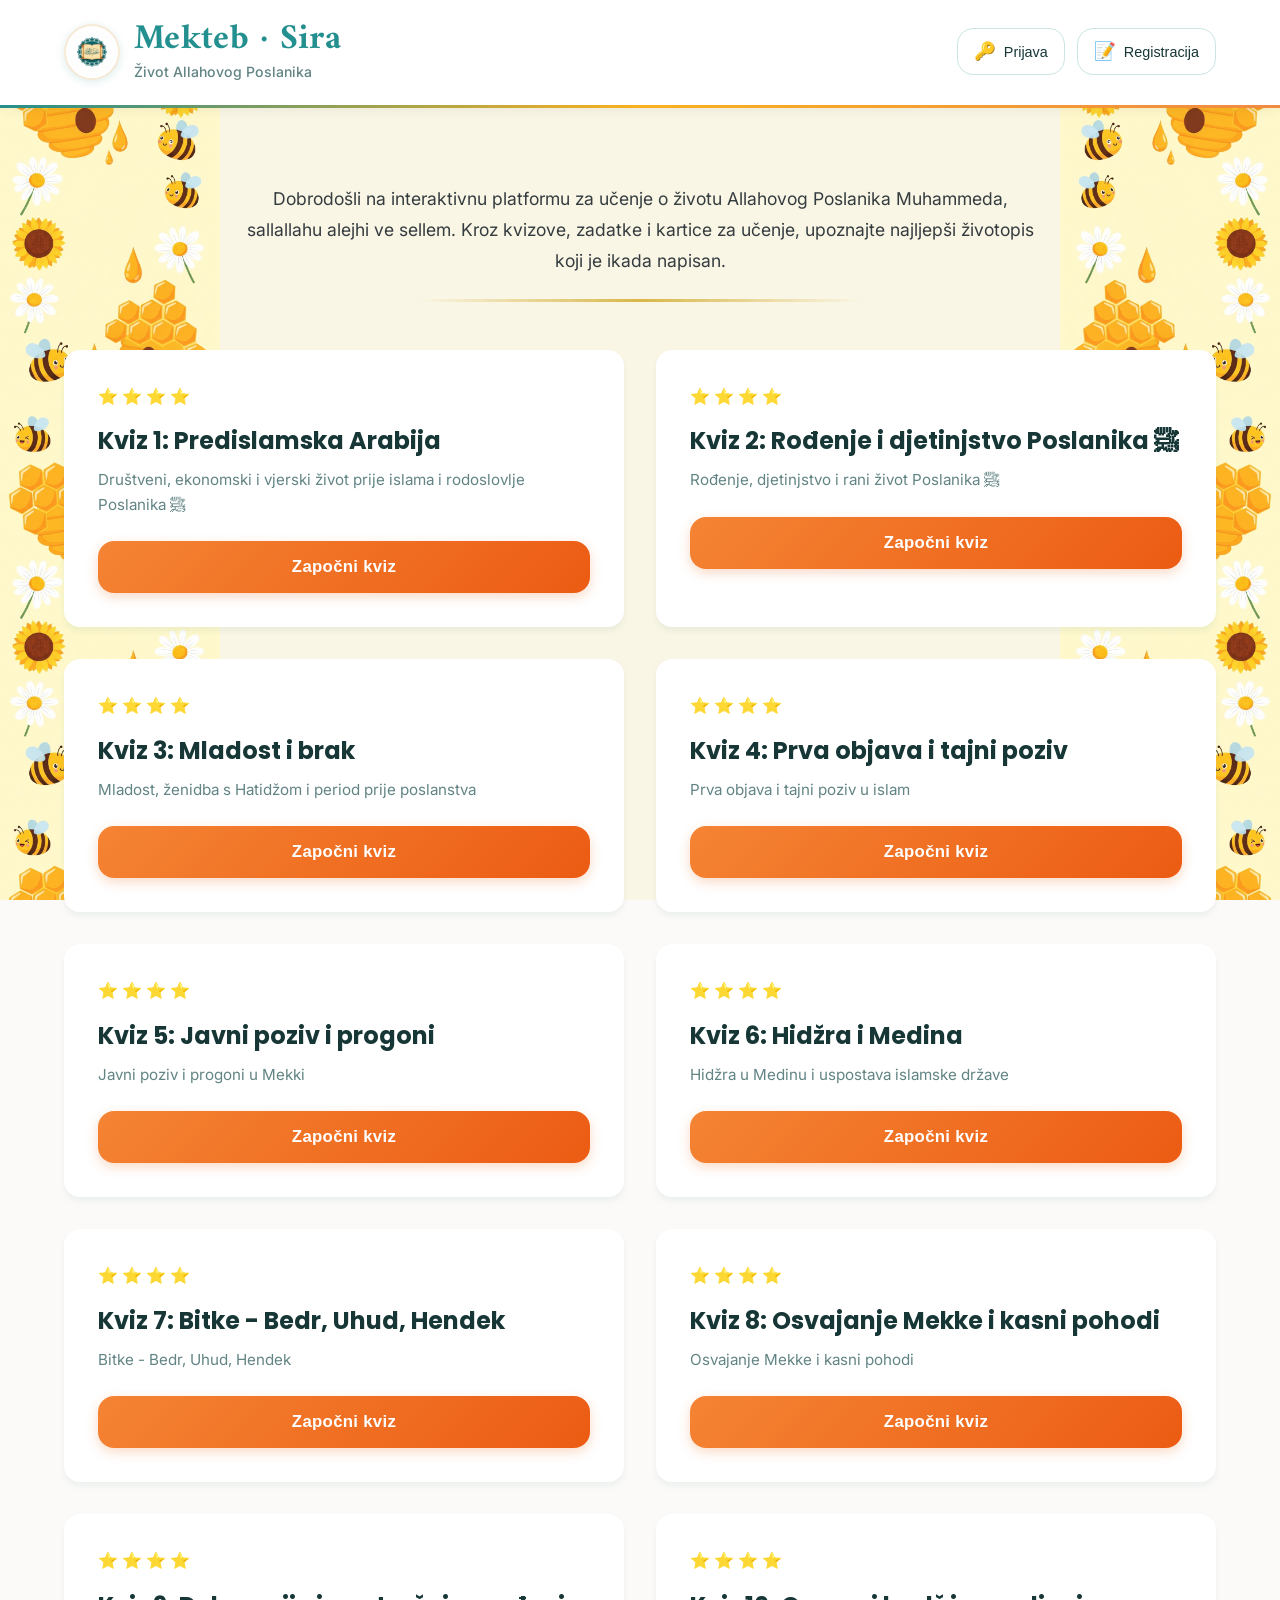
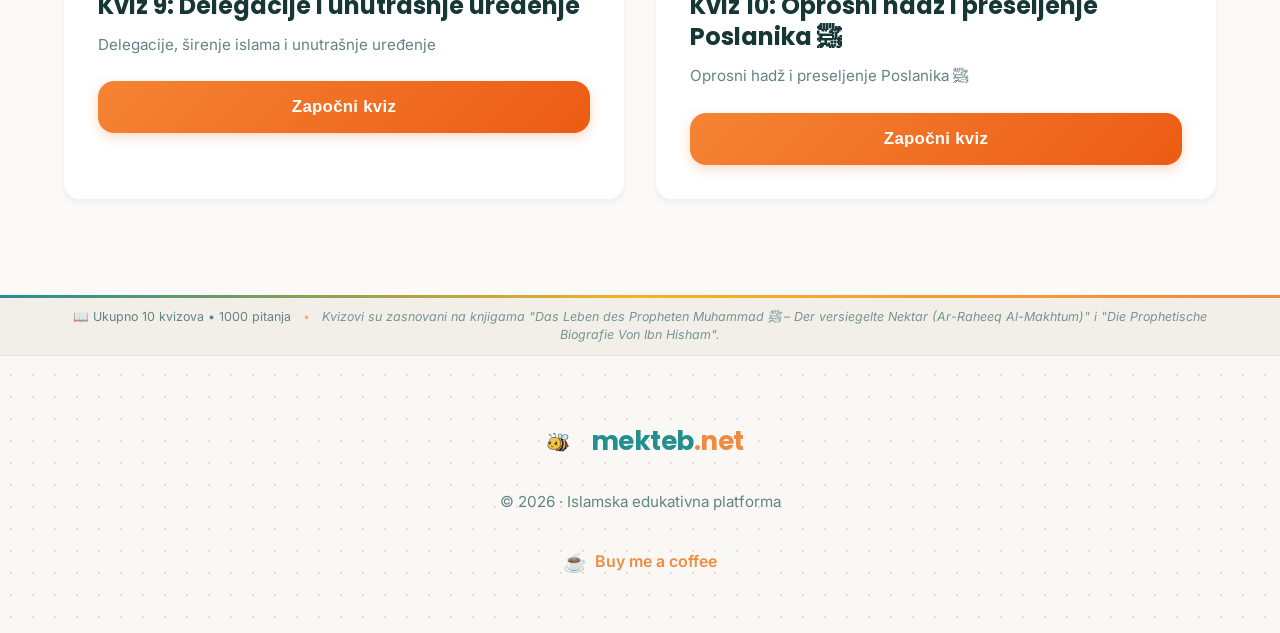
<file: index.html>
<!DOCTYPE html>
<html lang="bs">
<head>
    <meta charset="UTF-8">
    <meta name="viewport" content="width=device-width, initial-scale=1.0">
    <title>Poslanikova sira - Život Allahovog Poslanika</title>
    <meta name="description" content="Interaktivni kvizovi i kartice za učenje o životu Allahovog Poslanika, sallallahu alejhi ve sellem">
    <link rel="stylesheet" href="css/style.css">
    <link rel="preconnect" href="https://fonts.googleapis.com">
    <link rel="preconnect" href="https://fonts.gstatic.com" crossorigin>
    <link href="https://fonts.googleapis.com/css2?family=Amiri:wght@400;700&family=Inter:wght@400;500;600;700&family=Poppins:wght@600;700;800&display=swap" rel="stylesheet">
<script async src="https://www.googletagmanager.com/gtag/js?id=G-P10X0MRPDG"></script>
<script>
  window.dataLayer = window.dataLayer || [];
  function gtag(){dataLayer.push(arguments);}
  gtag("js", new Date());
  gtag("config", "G-P10X0MRPDG");
</script>
</head>
<body>
    <div class="background-pattern"></div>
    
    <!-- Header -->
    <header class="header">
        <div class="container">
            <div class="header-content">
                <div class="logo">
                    <div class="logo-icon">
                        <img src="images/logo_sira.png" alt="Logo" class="logo-img">
                    </div>
                    <div class="logo-text">
                        <!-- Site title is now translatable -->
                        <h1 data-translate="siteTitle"><span style="color: var(--primary); font-weight: 800;">Mekteb</span> <span style="color: var(--text-light); font-weight: 400; margin: 0 0.2rem;">·</span> Sira</h1>
                        <p class="subtitle" data-translate="siteSubtitle">Život Allahovog Poslanika, s.a.v.s.</p>
                    </div>
                </div>
                <nav class="nav">
                    <div class="auth-nav" id="authNav" style="display: none;">
                        <button class="nav-btn" onclick="window.location.href='login.html?mode=login'">
                            <span class="icon">🔑</span>
                            <span data-translate="login">Prijava</span>
                        </button>
                        <button class="nav-btn" onclick="window.location.href='login.html?mode=register'">
                            <span class="icon">📝</span>
                            <span data-translate="register">Registracija</span>
                        </button>
                    </div>
                    <div class="user-info" id="userInfo" style="display: none;">
                        <span class="user-icon">👤</span>
                        <span class="user-name" id="userName">Korisnik</span>
                        <span class="user-points" id="userPoints">0 bodova</span>
                    </div>
                    <button class="nav-btn" id="statsBtn" data-page="stats">
                        <span class="icon">📊</span>
                        <span data-translate="statistics">Statistika</span>
                    </button>
                    <button class="nav-btn" id="flashcardsBtn" data-page="flashcards">
                        <span class="icon">🎴</span>
                        <span data-translate="flashcardsNav">Kartice</span>
                    </button>
                    <button class="nav-btn admin-only" id="adminBtn" style="display: none;">
                        <span class="icon">⚙️</span>
                        <span>Admin</span>
                    </button>
                    <button class="nav-btn logout-btn" id="logoutBtn">
                        <span class="icon">🚪</span>
                        <span data-translate="logout">Odjava</span>
                    </button>
                </nav>
            </div>
        </div>
    </header>

    <!-- Main Content -->
    <main class="main-content">
        <div class="container">
            
            <!-- Welcome Section -->
            <section class="welcome-section">
  <div class="welcome-centered">
    <p class="welcome-lead" data-translate="welcomeText">
      Dobrodošli na interaktivnu platformu za učenje o životu Allahovog Poslanika Muhammeda, sallallahu alejhi ve sellem.
      <br>
      Kroz kvizove i kartice za učenje upoznajte najljepši životopis koji je ikada napisan.
    </p>
    <div class="welcome-divider"></div>
  </div>
</section>

            <!-- Quizzes Section -->
            <section class="quizzes-section">                
                <div class="quizzes-grid">
                    
                    <!-- Kviz 1 -->
                    <div class="quiz-card" data-quiz="kviz1">
                        <div class="quiz-header">
                            <div class="quiz-difficulty">
                                <span class="star">⭐</span>
                                <span class="star">⭐</span>
                                <span class="star">⭐</span>
                                <span class="star">⭐</span>
                            </div>
                        </div>
                        <h3 class="quiz-title" data-translate="quiz1Title"></h3>
                        <p class="quiz-description" data-translate="quiz1Desc"></p>
                        <button class="start-quiz-btn" data-quiz-id="kviz1" data-translate="startQuiz">Započni kviz</button>
                    </div>

                    <!-- Kviz 2 -->
                    <div class="quiz-card" data-quiz="kviz2">
                        <div class="quiz-header">
                            <div class="quiz-difficulty">
                                <span class="star">⭐</span>
                                <span class="star">⭐</span>
                                <span class="star">⭐</span>
                                <span class="star">⭐</span>
                            </div>
                        </div>
                        <h3 class="quiz-title" data-translate="quiz2Title"></h3>
                        <p class="quiz-description" data-translate="quiz2Desc"></p>
                        <button class="start-quiz-btn" data-quiz-id="kviz2" data-translate="startQuiz">Započni kviz</button>
                    </div>

                    <!-- Kviz 3 -->
                    <div class="quiz-card" data-quiz="kviz3">
                        <div class="quiz-header">
                            <div class="quiz-difficulty">
                                <span class="star">⭐</span>
                                <span class="star">⭐</span>
                                <span class="star">⭐</span>
                                <span class="star">⭐</span>
                            </div>
                        </div>
                        <h3 class="quiz-title" data-translate="quiz3Title"></h3>
                        <p class="quiz-description" data-translate="quiz3Desc"></p>
                        <button class="start-quiz-btn" data-quiz-id="kviz3" data-translate="startQuiz">Započni kviz</button>
                    </div>

                    <!-- Kviz 4 -->
                    <div class="quiz-card" data-quiz="kviz4">
                        <div class="quiz-header">
                            <div class="quiz-difficulty">
                                <span class="star">⭐</span>
                                <span class="star">⭐</span>
                                <span class="star">⭐</span>
                                <span class="star">⭐</span>
                            </div>
                        </div>
                        <h3 class="quiz-title" data-translate="quiz4Title"></h3>
                        <p class="quiz-description" data-translate="quiz4Desc"></p>
                        <button class="start-quiz-btn" data-quiz-id="kviz4" data-translate="startQuiz">Započni kviz</button>
                    </div>

                    <!-- Kviz 5 -->
                    <div class="quiz-card" data-quiz="kviz5">
                        <div class="quiz-header">
                            <div class="quiz-difficulty">
                                <span class="star">⭐</span>
                                <span class="star">⭐</span>
                                <span class="star">⭐</span>
                                <span class="star">⭐</span>
                            </div>
                        </div>
                        <h3 class="quiz-title" data-translate="quiz5Title"></h3>
                        <p class="quiz-description" data-translate="quiz5Desc"></p>
                        <button class="start-quiz-btn" data-quiz-id="kviz5" data-translate="startQuiz">Započni kviz</button>
                    </div>

                    <!-- Kviz 6 -->
                    <div class="quiz-card" data-quiz="kviz6">
                        <div class="quiz-header">
                            <div class="quiz-difficulty">
                                <span class="star">⭐</span>
                                <span class="star">⭐</span>
                                <span class="star">⭐</span>
                                <span class="star">⭐</span>
                            </div>
                        </div>
                        <h3 class="quiz-title" data-translate="quiz6Title"></h3>
                        <p class="quiz-description" data-translate="quiz6Desc"></p>
                        <button class="start-quiz-btn" data-quiz-id="kviz6" data-translate="startQuiz">Započni kviz</button>
                    </div>

                    <!-- Kviz 7 -->
                    <div class="quiz-card" data-quiz="kviz7">
                        <div class="quiz-header">
                            <!-- icon removed -->
                            <div class="quiz-difficulty">
                                <span class="star">⭐</span>
                                <span class="star">⭐</span>
                                <span class="star">⭐</span>
                                <span class="star">⭐</span>
                            </div>
                        </div>
                        <h3 class="quiz-title" data-translate="quiz7Title"></h3>
                        <p class="quiz-description" data-translate="quiz7Desc"></p>
                        <button class="start-quiz-btn" data-quiz-id="kviz7" data-translate="startQuiz">Započni kviz</button>
                    </div>

                    <!-- Kviz 8 -->
                    <div class="quiz-card" data-quiz="kviz8">
                        <div class="quiz-header">
                            <!-- icon removed -->
                            <div class="quiz-difficulty">
                                <span class="star">⭐</span>
                                <span class="star">⭐</span>
                                <span class="star">⭐</span>
                                <span class="star">⭐</span>
                            </div>
                        </div>
                        <h3 class="quiz-title" data-translate="quiz8Title"></h3>
                        <p class="quiz-description" data-translate="quiz8Desc"></p>
                        <button class="start-quiz-btn" data-quiz-id="kviz8" data-translate="startQuiz">Započni kviz</button>
                    </div>

                    <!-- Kviz 9 -->
                    <div class="quiz-card" data-quiz="kviz9">
                        <div class="quiz-header">
                            <!-- icon removed -->
                            <div class="quiz-difficulty">
                                <span class="star">⭐</span>
                                <span class="star">⭐</span>
                                <span class="star">⭐</span>
                                <span class="star">⭐</span>
                            </div>
                        </div>
                        <h3 class="quiz-title" data-translate="quiz9Title"></h3>
                        <p class="quiz-description" data-translate="quiz9Desc"></p>
                        <button class="start-quiz-btn" data-quiz-id="kviz9" data-translate="startQuiz">Započni kviz</button>
                    </div>

                    <!-- Kviz 10 -->
                    <div class="quiz-card" data-quiz="kviz10">
                        <div class="quiz-header">
                            <!-- icon removed -->
                            <div class="quiz-difficulty">
                                <span class="star">⭐</span>
                                <span class="star">⭐</span>
                                <span class="star">⭐</span>
                                <span class="star">⭐</span>
                            </div>
                        </div>
                        <h3 class="quiz-title" data-translate="quiz10Title"></h3>
                        <p class="quiz-description" data-translate="quiz10Desc"></p>
                        <button class="start-quiz-btn" data-quiz-id="kviz10" data-translate="startQuiz">Započni kviz</button>
                    </div>

                </div>
            </section>

        </div>
    </main>

    <!-- Footer (mekteb.net minimalistički stil) -->
    <footer class="footer">
        <!-- Diskretna traka na vrhu sa info o izvorima -->
        <div class="footer-meta">
            <div class="container">
                <span class="footer-meta-item" data-translate="totalQuizzesInfo">Ukupno 10 kvizova • 1000 pitanja</span>
                <span class="footer-meta-sep">•</span>
                <span class="footer-meta-item footer-sources" data-translate="basedOnWorks">Kvizovi su zasnovani na knjigama "Das Leben des Propheten Muhammad ﷺ – Der versiegelte Nektar (Ar-Raheeq Al-Makhtum)" i "Die Prophetische Biografie Von Ibn Hisham".</span>
            </div>
        </div>

        <div class="container">
            <div class="footer-minimal">
                <a href="https://www.mekteb.net" target="_blank" rel="noopener" class="footer-brand">
                    <img src="images/mekteb_bee.png" alt="" class="footer-bee">
                    <span class="footer-brand-name">mekteb<span class="footer-brand-accent">.net</span></span>
                </a>
                <p class="footer-copyright">© 2026 · <span data-translate="footerTagline">Islamska edukativna platforma</span></p>
                <a href="https://www.buymeacoffee.com/mekteb" target="_blank" rel="noopener" class="footer-coffee-link">
                    <span class="coffee-icon">☕</span>
                    <span data-translate="buyMeCoffee">Buy me a coffee</span>
                </a>
            </div>
        </div>
    </footer>

    <!-- Statistics Modal -->
    <div class="modal" id="statsModal" style="display:none">
        <div class="modal-content">
            <div class="modal-header">
                <h2 data-translate="yourStatistics">📊 Vaša statistika</h2>
                <button class="close-modal" data-modal="statsModal">×</button>
            </div>
            <div class="modal-body">
                <div class="stats-grid">
                    <div class="stat-card">
                        <span class="stat-icon">⭐</span>
                        <span class="stat-value" id="totalPoints">0</span>
                        <span class="stat-label" data-translate="totalPointsLabel">Ukupno bodova</span>
                    </div>
                    <div class="stat-card">
                        <span class="stat-icon">✅</span>
                        <span class="stat-value" id="totalCorrect">0</span>
                        <span class="stat-label" data-translate="totalCorrectLabel">Tačnih odgovora</span>
                    </div>
                    <div class="stat-card">
                        <span class="stat-icon">❌</span>
                        <span class="stat-value" id="totalWrong">0</span>
                        <span class="stat-label" data-translate="totalWrongLabel">Netačnih odgovora</span>
                    </div>
                    <div class="stat-card">
                        <span class="stat-icon">📝</span>
                        <span class="stat-value" id="quizzesTaken">0</span>
                        <span class="stat-label" data-translate="quizzesTakenLabel">Završenih kvizova</span>
                    </div>
                </div>
                <div class="progress-section">
                    <h3 data-translate="quizHistoryTitle">Istorija kvizova</h3>
                    <div id="quizHistory"></div>
                </div>
            </div>
        </div>
    </div>

    <script src="js/translations.js"></script>
    <script src="js/auth.js"></script>
    <script src="js/app.js"></script>
    <script>
        // Apply translations on page load
        document.addEventListener('DOMContentLoaded', function () {
            if (typeof applyTranslations === 'function') {
                applyTranslations();
            }
        });
    </script>
</body>
</html>
</file>
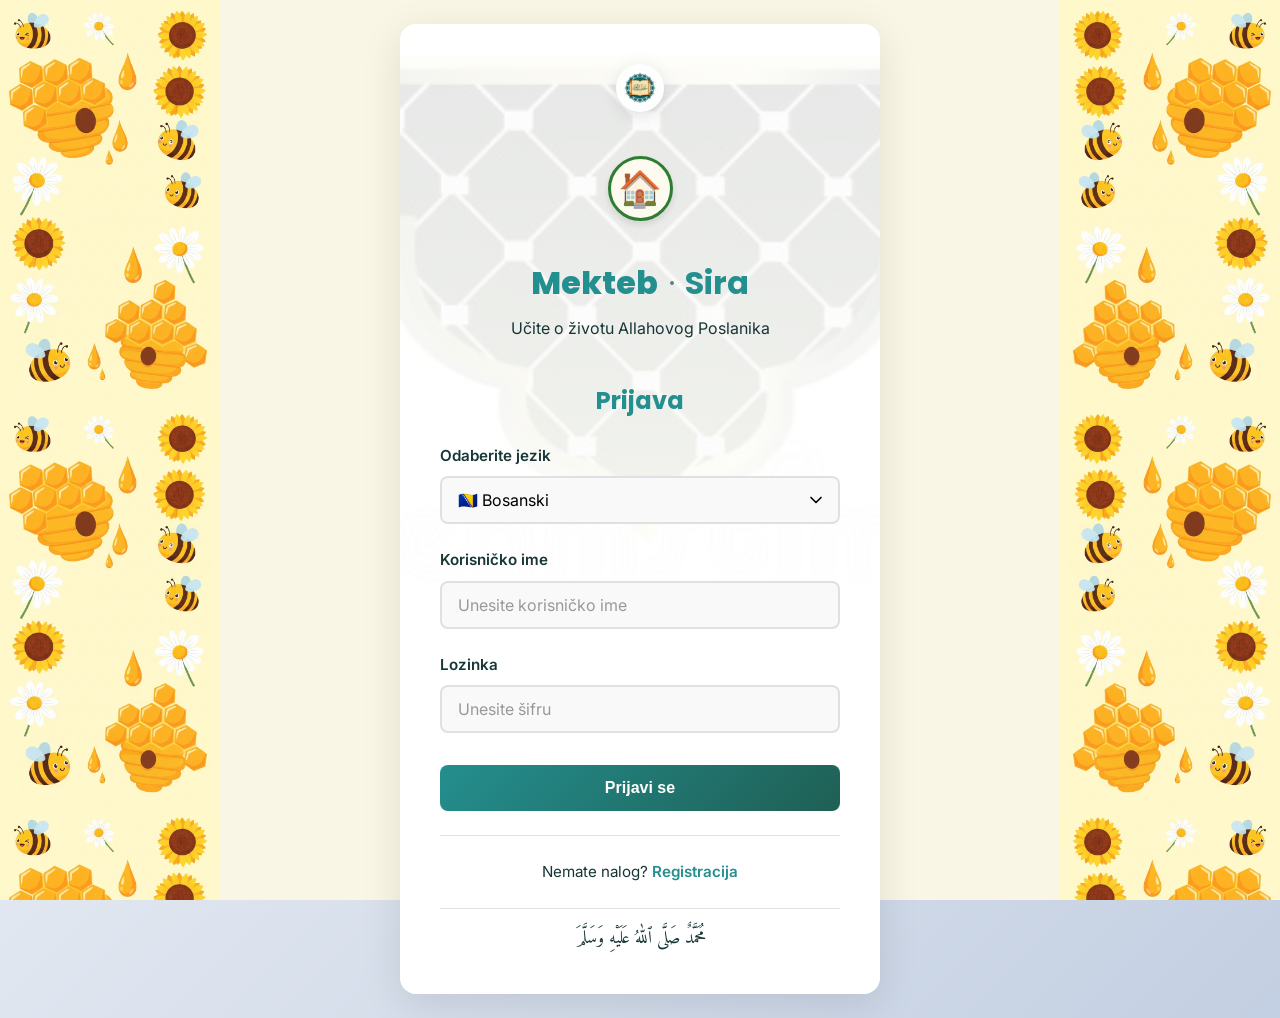
<file: flashcards.html>
<!DOCTYPE html>
<html lang="bs">
<head>
    <meta charset="UTF-8">
    <meta name="viewport" content="width=device-width, initial-scale=1.0">
    <title>Flashcards | Poslanikova sira</title>
    <link rel="stylesheet" href="css/style.css">
    <link rel="stylesheet" href="css/flashcards.css">
    <link rel="preconnect" href="https://fonts.googleapis.com">
    <link rel="preconnect" href="https://fonts.gstatic.com" crossorigin>
    <link href="https://fonts.googleapis.com/css2?family=Amiri:wght@400;700&family=Inter:wght@400;500;600;700&family=Poppins:wght@600;700;800&display=swap" rel="stylesheet">
<script async src="https://www.googletagmanager.com/gtag/js?id=G-P10X0MRPDG"></script>
<script>
  window.dataLayer = window.dataLayer || [];
  function gtag(){dataLayer.push(arguments);}
  gtag("js", new Date());
  gtag("config", "G-P10X0MRPDG");
</script>
</head>
<body class="flashcards-page">
    <div class="background-pattern"></div>
    <!-- Header copied from index for consistency -->
    <header class="header">
        <div class="container">
            <div class="header-content">
                <!-- Wrap logo in a link to return home -->
                <a href="index.html" class="logo" style="text-decoration: none; color: inherit;">
                    <div class="logo-icon">
                        <!-- Use the same logo image as index -->
                        <img src="images/logo_sira.png" alt="Logo">
                    </div>
                    <div class="logo-text">
                        <!-- Site title is now translatable -->
                        <h1 data-translate="siteTitle"><span style="color: var(--primary); font-weight: 800;">Mekteb</span> <span style="color: var(--text-light); font-weight: 400; margin: 0 0.2rem;">·</span> Sira</h1>
                        <p class="subtitle" data-translate="siteSubtitle">Život Allahovog Poslanika</p>
                    </div>
                </a>
                <nav class="nav">
                    <div class="user-info" id="userInfo">
                        <span class="user-icon">👤</span>
                        <span class="user-name" id="userName">Gost</span>
                        <span class="user-points" id="userPoints"></span>
                    </div>
                    <button class="nav-btn" data-page="stats">
                        <span class="icon">📊</span>
                        <span data-translate="statistics">Statistika</span>
                    </button>
                    <button class="nav-btn" data-page="flashcards">
                        <span class="icon">🎴</span>
                        <span data-translate="flashcardsNav">Kartice</span>
                    </button>
                    <button class="nav-btn logout-btn" id="logoutBtn">
                        <span class="icon">🚪</span>
                        <span data-translate="logout">Odjava</span>
                    </button>
                </nav>
            </div>
        </div>
    </header>

    <main class="main-content">
        <div class="container">
            <!-- Categories View -->
            <section id="categoriesView">
                <h2 data-translate="flashcardsHeading">Kartice za učenje</h2>
                <p data-translate="selectCategory">Odaberite kviz</p>
                <div id="categoriesGrid" class="categories-grid"></div>
            </section>
            <!-- Flashcards View -->
            <section id="flashcardsView" style="display:none;">
                <!-- Flashcard header: shows current quiz name and known/unknown counts -->
                <div id="flashcardHeader" class="flashcard-header">
                    <h3 id="currentQuizName"></h3>
                    <p id="knownUnknownCounts"></p>
                </div>
                <div id="flashcardProgress" class="flashcard-progress"></div>
                <div class="progress-container">
                    <div id="flashcardProgressBar" class="progress-bar"></div>
                </div>
                <div id="flashcard" class="flashcard"></div>
                <div id="flashcardActions" class="actions">
                    <button id="knownBtn"></button>
                    <button id="unknownBtn"></button>
                </div>
                <div id="flashcardResults"></div>
            </section>
        </div>
    </main>
    <!-- Footer (mekteb.net minimalistički stil) -->
    <footer class="footer">
        <!-- Diskretna traka na vrhu sa info o izvorima -->
        <div class="footer-meta">
            <div class="container">
                <span class="footer-meta-item" data-translate="totalQuizzesInfo">Ukupno 10 kvizova • 1000 pitanja</span>
                <span class="footer-meta-sep">•</span>
                <span class="footer-meta-item footer-sources" data-translate="basedOnWorks">Kvizovi su zasnovani na knjigama "Das Leben des Propheten Muhammad ﷺ – Der versiegelte Nektar (Ar-Raheeq Al-Makhtum)" i "Die Prophetische Biografie Von Ibn Hisham".</span>
            </div>
        </div>

        <div class="container">
            <div class="footer-minimal">
                <a href="https://www.mekteb.net" target="_blank" rel="noopener" class="footer-brand">
                    <img src="images/mekteb_bee.png" alt="" class="footer-bee">
                    <span class="footer-brand-name">mekteb<span class="footer-brand-accent">.net</span></span>
                </a>
                <p class="footer-copyright">© 2026 · <span data-translate="footerTagline">Islamska edukativna platforma</span></p>
                <a href="https://www.buymeacoffee.com/mekteb" target="_blank" rel="noopener" class="footer-coffee-link">
                    <span class="coffee-icon">☕</span>
                    <span data-translate="buyMeCoffee">Buy me a coffee</span>
                </a>
            </div>
        </div>
    </footer>

    <script src="js/translations.js"></script>
    <script src="js/auth.js"></script>
    <script src="js/flashcards.js"></script>
    <script src="js/app.js"></script>
    <script>
        document.addEventListener('DOMContentLoaded', function () {
            // Update user info in header
            const currentUser = JSON.parse(localStorage.getItem('currentUser') || '{}');
            const userNameEl = document.getElementById('userName');
            const userPointsEl = document.getElementById('userPoints');
            if (currentUser.username) {
                userNameEl.textContent = currentUser.username;
            }
            if (currentUser.points !== undefined) {
                userPointsEl.textContent = `${currentUser.points} ${getUserLanguage() === 'de' ? 'Punkte' : 'Bodova'}`;
            }
            if (typeof applyTranslations === 'function') {
                applyTranslations();
            }
        });
    </script>
</body>
</html>
</file>
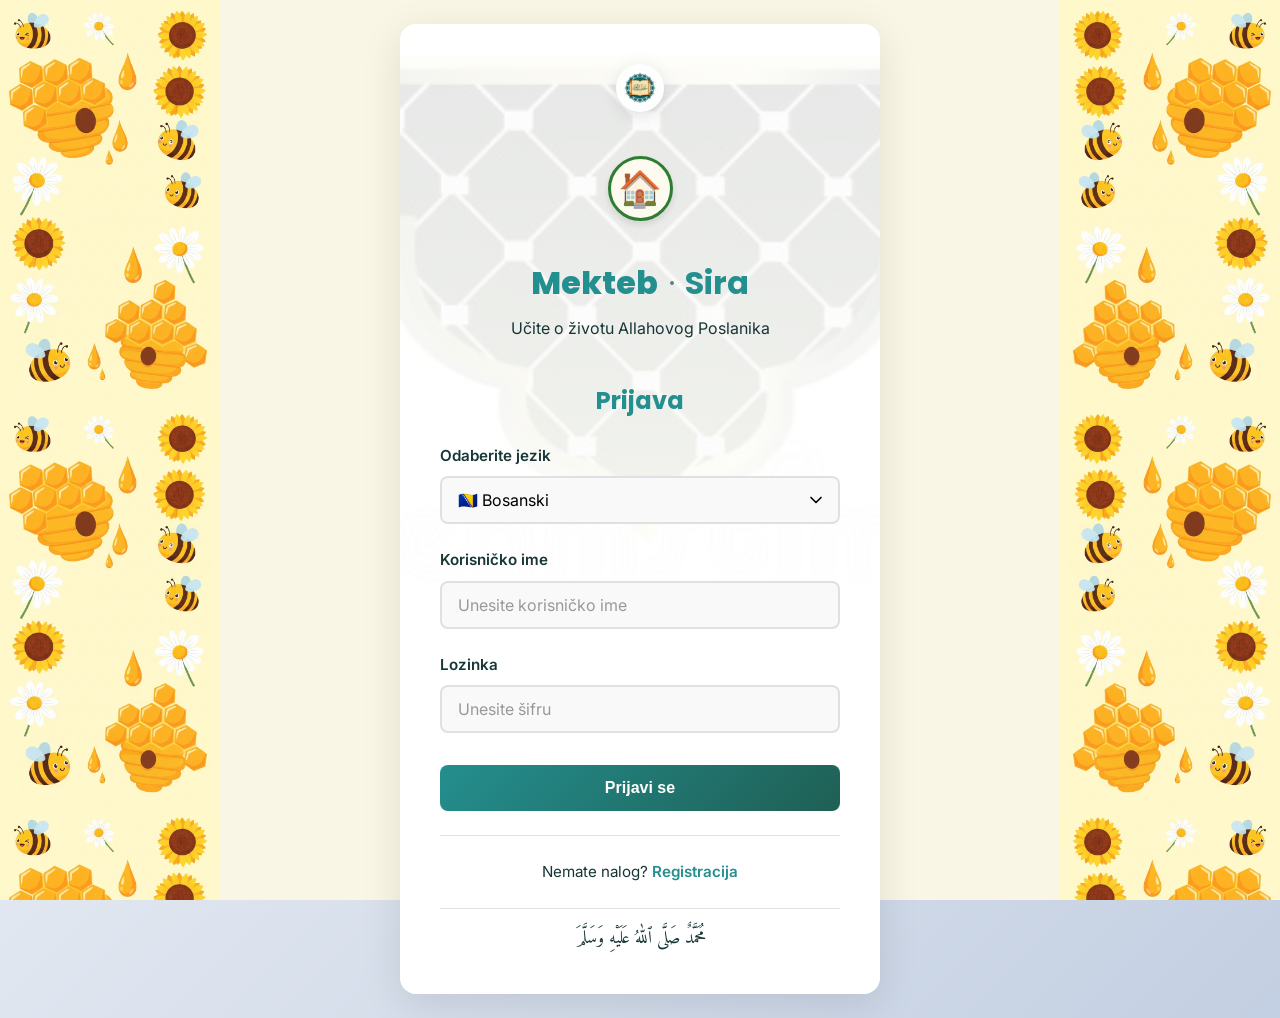
<file: login.html>
<!DOCTYPE html>
<html lang="bs">
<head>
    <meta charset="UTF-8">
    <meta name="viewport" content="width=device-width, initial-scale=1.0">
    <title>Prijava | Poslanikova sira</title>
    <link rel="stylesheet" href="css/style.css">
    <link rel="stylesheet" href="css/login.css">
    <link rel="preconnect" href="https://fonts.googleapis.com">
    <link rel="preconnect" href="https://fonts.gstatic.com" crossorigin>
    <link href="https://fonts.googleapis.com/css2?family=Amiri:wght@400;700&family=Inter:wght@400;500;600;700&family=Poppins:wght@600;700;800&display=swap" rel="stylesheet">
<script async src="https://www.googletagmanager.com/gtag/js?id=G-P10X0MRPDG"></script>
<script>
  window.dataLayer = window.dataLayer || [];
  function gtag(){dataLayer.push(arguments);}
  gtag("js", new Date());
  gtag("config", "G-P10X0MRPDG");
</script>
</head>
<body class="login-page">
    <div class="background-pattern"></div>
    
    <div class="login-container">
        <div class="login-card">
            <div class="login-header">
                <div class="logo-image">
                    <img src="images/logo_sira.png" alt="Poslanikova sira" class="logo-img">
                </div>
                <style>
    .home-btn {
        width: 65px;               /* Veličina kruga */
        height: 65px;              /* Veličina kruga */
        border-radius: 50%;        /* Pravi savršen krug */
        border: 3px solid #2e7d32; /* Deblja zelena ivica */
        background-color: #fdfbf0; /* Tvoja krem/bež pozadina */
        cursor: pointer;
        display: inline-flex;      /* Centriranje unutar samog dugmeta */
        align-items: center;       /* Vertikalno centriranje ikone */
        justify-content: center;   /* Horizontalno centriranje ikone */
        font-size: 2.2rem;         /* Veća ikona (emoji) */
        transition: all 0.3s ease;
        padding: 0;                /* Resetuje razmake */
        line-height: 1;            /* Sprečava pomjeranje emojija */
        box-shadow: 0 4px 6px rgba(0,0,0,0.1); /* Blaga sjena da "iskoči" */
    }

    .home-btn:hover {
        background-color: #e8f5e9; /* Svijetlo zelena na hover */
        transform: scale(1.1);     /* Blago povećanje pri prelasku mišem */
        box-shadow: 0 6px 12px rgba(0,0,0,0.15);
    }

    /* Kontejner koji osigurava da je dugme na sredini prostora u koji ga staviš */
    .home-wrapper {
        display: flex;
        justify-content: center;
        width: 100%;
        padding: 20px 0;
    }
</style>

<div class="home-wrapper">
    <button class="tab-btn home-btn" onclick="window.location.href='https://mekteb.net'" title="Početna">🏠</button>
</div>
                <h1><span style="color: var(--primary); font-weight: 800;">Mekteb</span> <span style="color: var(--text-light); font-weight: 400; margin: 0 0.2rem;">·</span> Sira</h1>
                <p class="subtitle">Učite o životu Allahovog Poslanika</p>
            </div>

            <!-- Login Form -->
            <div class="form-container" id="loginForm">
                <h2 data-translate="login">Prijava</h2>
                <form id="loginFormElement" onsubmit="return false;">
                <div class="form-group">
                        <label for="loginLanguage" data-translate="selectLanguage">Odaberite jezik</label>
                        <!-- When the language is changed, just call setUserLanguage.  applyTranslations() is invoked within that function. -->
                        <select id="loginLanguage" class="language-select" onchange="setUserLanguage(this.value)">
                            <option value="bs">🇧🇦 Bosanski</option>
                            <option value="de">🇩🇪 Deutsch</option>
                        </select>
                    </div>
                    <div class="form-group">
                    <label for="loginUsername" data-translate="username">Korisničko ime</label>
                    <input type="text" id="loginUsername" data-placeholder="usernamePlaceholder" required>
                    </div>
                    <div class="form-group">
                    <label for="loginPassword" data-translate="password">Šifra</label>
                    <input type="password" id="loginPassword" data-placeholder="passwordPlaceholder" required>
                    </div>
                    <div class="error-message" id="loginError" style="display: none;"></div>
                    <button type="submit" class="btn-primary" id="loginBtn" data-translate="loginButton">Prijavi se</button>
                </form>
                <p class="form-switch">
                    <span data-translate="dontHaveAccount">Nemate nalog?</span>
                    <a href="#" id="showRegister" data-translate="register">Registracija</a>
                </p>
            </div>

            <!-- Register Form -->
            <div class="form-container" id="registerForm" style="display: none;">
                <h2 data-translate="register">Registracija</h2>
                <form id="registerFormElement" onsubmit="return false;">
                    <div class="form-group">
                        <label for="registerLanguage" data-translate="selectLanguage">Odaberite jezik</label>
                        <!-- When the language is changed, just call setUserLanguage.  applyTranslations() is invoked within that function. -->
                        <select id="registerLanguage" class="language-select" onchange="setUserLanguage(this.value)">
                            <option value="bs">🇧🇦 Bosanski</option>
                            <option value="de">🇩🇪 Deutsch</option>
                        </select>
                    </div>
                    <div class="form-group">
                    <label for="registerUsername" data-translate="username">Korisničko ime</label>
                    <input type="text" id="registerUsername" data-placeholder="usernamePlaceholder" required minlength="3">
                        <small data-translate="min3Chars">Minimum 3 karaktera</small>
                    </div>
                    <div class="form-group">
                    <label for="registerPassword" data-translate="password">Šifra</label>
                    <input type="password" id="registerPassword" data-placeholder="passwordPlaceholder" required minlength="4">
                        <small data-translate="min4Chars">Minimum 4 karaktera</small>
                    </div>
                    <div class="form-group">
                    <label for="registerPasswordConfirm" data-translate="confirmPassword">Potvrdite šifru</label>
                    <input type="password" id="registerPasswordConfirm" data-placeholder="confirmPasswordPlaceholder" required>
                    </div>
                    <div class="form-group storage-info-group" style="margin-top: 1rem; padding: 10px; background: #f0f7f6; border-radius: 8px; border-left: 4px solid #2a7c6f;">
                        <p style="font-size: 0.85rem; color: #444; margin-bottom: 10px;" data-translate="dataStorageInfo">Vaši podaci se čuvaju na vašem uređaju i u vašem browseru. Ako obrišete keš memoriju, moraćete se ponovo registrirati.</p>
                        <label style="display: flex; align-items: center; gap: 10px; cursor: pointer; font-size: 0.9rem; font-weight: 600;">
                            <input type="checkbox" id="acceptStorageTerms" style="width: auto;">
                            <span data-translate="acceptTerms">Prihvatam uslove čuvanja podataka</span>
                        </label>
                    </div>
                    <div class="error-message" id="registerError" style="display: none;"></div>
                    <button type="submit" class="btn-primary" id="registerBtn" data-translate="registerButton" disabled style="opacity: 0.6; cursor: not-allowed;">Registriraj se</button>
                </form>
                <p class="form-switch">
                    <span data-translate="alreadyHaveAccount">Već ste registrirani?</span>
                    <a href="#" id="showLogin" data-translate="login">Prijava</a>
                </p>
            </div>

            <div class="login-footer">
                <!-- Add the name Muhammed before the salutation in the footer -->
                <p class="arabic-footer">مُحَمَّدٌ صَلَّى ٱللّٰهُ عَلَيْهِ وَسَلَّمَ</p>
            </div>
        </div>
    </div>

    <script src="js/translations.js"></script>
    <script src="js/auth.js"></script>
    <script>
        // Apply translations on page load and on language change for the login/register forms.
        document.addEventListener('DOMContentLoaded', function () {
            // Fallback translation for login/register forms if global applyTranslations does not update them
            function applyLoginTranslations(lang) {
                // Use the translations object if available
                if (typeof translations === 'undefined' || !translations[lang]) return;
                const t = translations[lang];
                // Login form
                const loginForm = document.getElementById('loginForm');
                if (loginForm) {
                    const loginHeading = loginForm.querySelector('h2');
                    if (loginHeading) loginHeading.textContent = t.login;
                    const langLabel = loginForm.querySelector('label[for="loginLanguage"]');
                    if (langLabel) langLabel.textContent = t.selectLanguage;
                    const userLabel = loginForm.querySelector('label[for="loginUsername"]');
                    if (userLabel) userLabel.textContent = t.username;
                    const userInput = document.getElementById('loginUsername');
                    if (userInput) userInput.placeholder = t.usernamePlaceholder;
                    const passLabel = loginForm.querySelector('label[for="loginPassword"]');
                    if (passLabel) passLabel.textContent = t.password;
                    const passInput = document.getElementById('loginPassword');
                    if (passInput) passInput.placeholder = t.passwordPlaceholder;
                    const loginBtn = document.getElementById('loginBtn');
                    if (loginBtn) loginBtn.textContent = t.loginButton;
                    const switchSpan = loginForm.querySelector('.form-switch span[data-translate]');
                    if (switchSpan) switchSpan.textContent = t.dontHaveAccount;
                    const switchLink = loginForm.querySelector('.form-switch a[data-translate]');
                    if (switchLink) switchLink.textContent = t.register;
                }
                // Register form
                const registerForm = document.getElementById('registerForm');
                if (registerForm) {
                    const regHeading = registerForm.querySelector('h2');
                    if (regHeading) regHeading.textContent = t.register;
                    const regLangLabel = registerForm.querySelector('label[for="registerLanguage"]');
                    if (regLangLabel) regLangLabel.textContent = t.selectLanguage;
                    const regUserLabel = registerForm.querySelector('label[for="registerUsername"]');
                    if (regUserLabel) regUserLabel.textContent = t.username;
                    const regUserInput = document.getElementById('registerUsername');
                    if (regUserInput) regUserInput.placeholder = t.usernamePlaceholder;
                    const regMin3 = registerForm.querySelector('small[data-translate="min3Chars"]');
                    if (regMin3) regMin3.textContent = t.min3Chars;
                    const regPassLabel = registerForm.querySelector('label[for="registerPassword"]');
                    if (regPassLabel) regPassLabel.textContent = t.password;
                    const regPassInput = document.getElementById('registerPassword');
                    if (regPassInput) regPassInput.placeholder = t.passwordPlaceholder;
                    const regMin4 = registerForm.querySelector('small[data-translate="min4Chars"]');
                    if (regMin4) regMin4.textContent = t.min4Chars;
                    const regConfirmLabel = registerForm.querySelector('label[for="registerPasswordConfirm"]');
                    if (regConfirmLabel) regConfirmLabel.textContent = t.confirmPassword;
                    const regConfirmInput = document.getElementById('registerPasswordConfirm');
                    if (regConfirmInput) regConfirmInput.placeholder = t.confirmPasswordPlaceholder;
                    const regBtn = document.getElementById('registerBtn');
                    if (regBtn) regBtn.textContent = t.registerButton;
                    const storageInfo = registerForm.querySelector('p[data-translate="dataStorageInfo"]');
                    if (storageInfo) storageInfo.textContent = t.dataStorageInfo;
                    const acceptLabel = registerForm.querySelector('span[data-translate="acceptTerms"]');
                    if (acceptLabel) acceptLabel.textContent = t.acceptTerms;
                    const switchSpanR = registerForm.querySelector('.form-switch span[data-translate]');
                    if (switchSpanR) switchSpanR.textContent = t.alreadyHaveAccount;
                    const switchLinkR = registerForm.querySelector('.form-switch a[data-translate]');
                    if (switchLinkR) switchLinkR.textContent = t.login;
                }
            }
            // Use global applyTranslations if available
            if (typeof applyTranslations === 'function') {
                applyTranslations();
            }
            // Also apply login translations after global translation
            const initialLang = (typeof getUserLanguage === 'function') ? getUserLanguage() : (localStorage.getItem('selectedLanguage') || 'bs');
            applyLoginTranslations(initialLang);
            // Attach change handlers for selects
            const loginLangSelect = document.getElementById('loginLanguage');
            if (loginLangSelect) {
                loginLangSelect.addEventListener('change', function () {
                    const lang = this.value;
                    if (typeof setUserLanguage === 'function') {
                        setUserLanguage(lang);
                    }
                    applyLoginTranslations(lang);
                });
            }
            const registerLangSelect = document.getElementById('registerLanguage');
            if (registerLangSelect) {
                registerLangSelect.addEventListener('change', function () {
                    const lang = this.value;
                    if (typeof setUserLanguage === 'function') {
                        setUserLanguage(lang);
                    }
                    applyLoginTranslations(lang);
                });
            }
        });
    </script>
</body>
</html>
</file>
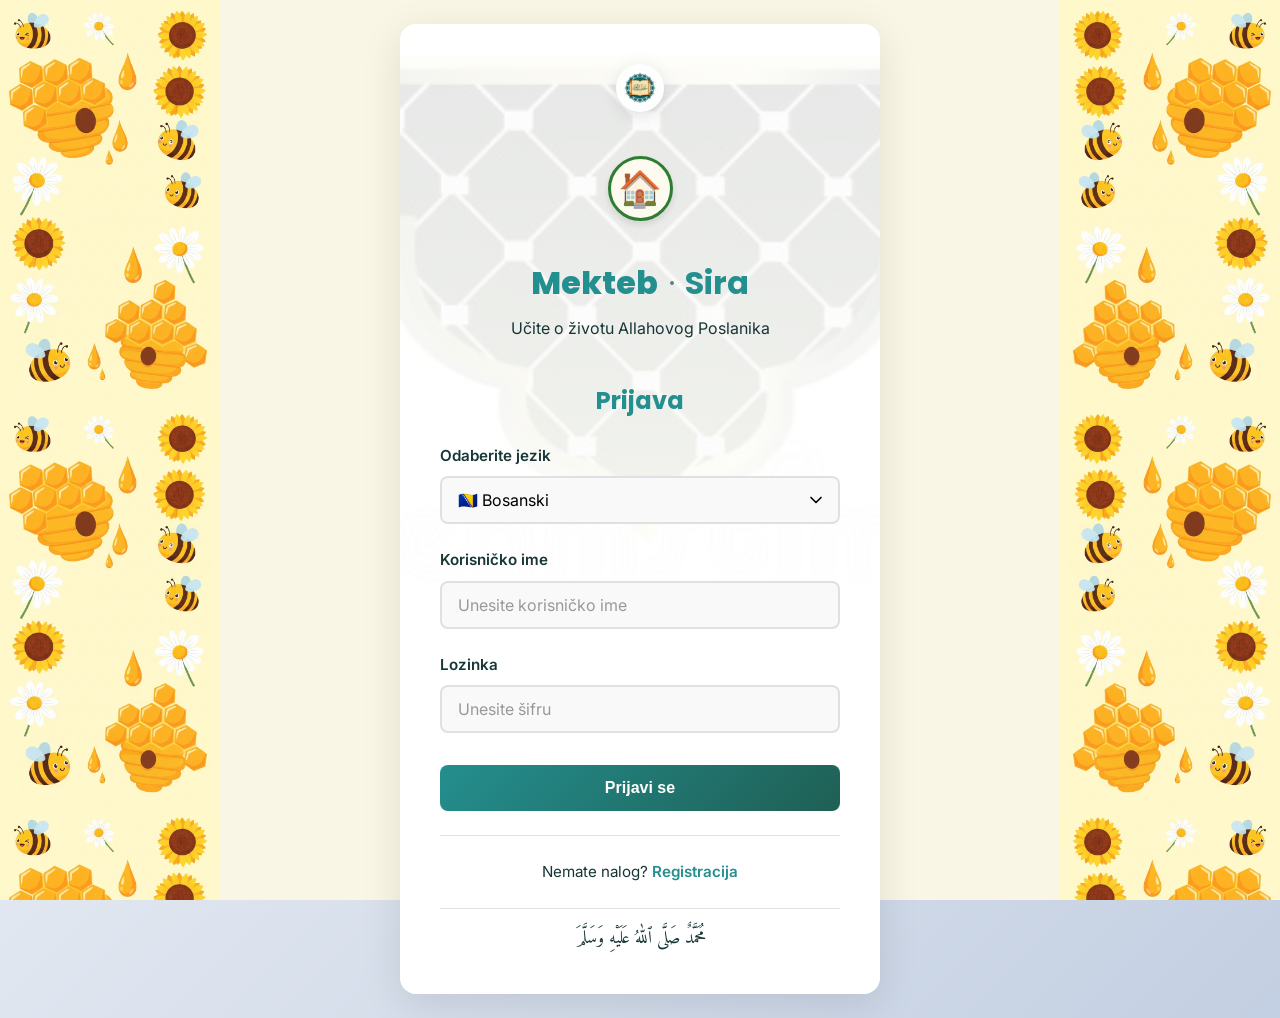
<file: quiz.html>
<!DOCTYPE html>
<html lang="bs">
<head>
    <meta charset="UTF-8">
    <meta name="viewport" content="width=device-width, initial-scale=1.0">
    <title>Kviz | Poslanikova sira</title>
    <link rel="stylesheet" href="css/style.css">
    <link rel="stylesheet" href="css/quiz.css">
    <link rel="preconnect" href="https://fonts.googleapis.com">
    <link rel="preconnect" href="https://fonts.gstatic.com" crossorigin>
    <link href="https://fonts.googleapis.com/css2?family=Amiri:wght@400;700&family=Inter:wght@400;500;600;700&family=Poppins:wght@600;700;800&display=swap" rel="stylesheet">
<script async src="https://www.googletagmanager.com/gtag/js?id=G-P10X0MRPDG"></script>
<script>
  window.dataLayer = window.dataLayer || [];
  function gtag(){dataLayer.push(arguments);}
  gtag("js", new Date());
  gtag("config", "G-P10X0MRPDG");
</script>
</head>
<body class="quiz-page">
    <div class="background-pattern"></div>
    <div class="quiz-container">
        <!-- Quiz Header -->
        <div class="quiz-header">
            <div class="container">
                <div class="quiz-header-content">
                    <a href="index.html" class="home-icon">🏠</a>
                    <h1 id="quizTitle" class="quiz-title-compact">Učitavanje...</h1>
                    <div class="quiz-meta-compact">
                        <span id="questionCounter" class="meta-item">Pitanje 1/20</span>
                        <span id="timer" class="meta-item">⏱️ 5:00</span>
                    </div>
                </div>
            </div>
        </div>

        <!-- Progress Bar -->
        <div class="progress-container">
            <div class="progress-bar">
                <div class="progress-fill" id="progressFill"></div>
            </div>
        </div>

        <!-- Question Container -->
        <div class="question-container" id="questionContainer">
            <div class="question-card">
                <div class="question-text" id="questionText">
                    Učitavanje pitanja...
                </div>
                <div class="question-options" id="questionOptions">
                    <!-- Options will be inserted here -->
                </div>
                
                <!-- Feedback Panel -->
                <div class="feedback-panel" id="feedbackPanel" style="display: none;">
                    <!-- Feedback will be shown here -->
                </div>
                
                <div class="question-actions">
                    <!-- The navigation buttons are updated dynamically in showQuestion().
                         We remove data-translate attributes here to prevent the
                         translation script from overriding the labels set by
                         JavaScript (e.g. switching between “Sljedeće →”, “Weiter →”
                         and “Završi kviz →”). The initial text serves as a fallback. -->
                    <button id="prevBtn" disabled>← Prethodno</button>
                    <button id="nextBtn">Sljedeće →</button>
                </div>
            </div>
        </div>

        <!-- Results Modal -->
        <div class="modal" id="resultsModal">
                <div class="modal-content results-content">
                <div class="results-header">
                    <h2 class="results-title" data-translate="quizCompleted">🎉 Kviz završen!</h2>
                </div>
                <div class="results-body">
                    <div class="results-score">
                        <div class="score-circle">
                            <span class="score-value">0%</span>
                            <span class="score-label"></span>
                        </div>
                        <div class="points-circle">
                            <span class="score-value">0</span>
                            <span class="score-label" data-translate="points">Bodova</span>
                        </div>
                    </div>
                    <div class="results-stats">
                        <div class="stat-item">
                            <span class="stat-icon">✅</span>
                            <span class="stat-value" id="correctCount">0</span>
                            <span class="stat-label" data-translate="correct">Tačno</span>
                        </div>
                        <div class="stat-item">
                            <span class="stat-icon">❌</span>
                            <span class="stat-value" id="wrongCount">0</span>
                            <span class="stat-label" data-translate="incorrect">Netačno</span>
                        </div>
                    </div>
                    <div class="results-actions">
                        <button class="btn-secondary" onclick="window.location.href='index.html'" data-translate="backToHome">Nazad na početnu</button>
                        <button class="btn-primary" id="retryBtn" data-translate="tryAgain">Pokušaj ponovo</button>
                    </div>
                </div>
            </div>
        </div>
    </div>

        <!-- Feedback Modal -->
        <!--
            When a question is answered, we show this modal overlay rather than
            pushing the feedback below the question. This prevents the
            navigation buttons from being pushed off-screen on mobile. The
            feedback modal reuses the same messages as the inline panel and
            includes its own next/previous buttons and a close icon.
        -->
        <!-- Feedback modal is hidden by default via CSS. Do not set inline display property
             because it prevents the .show class from taking effect. -->
        <div class="modal" id="feedbackModal">
            <div class="modal-content feedback-content" id="feedbackModalContent">
                <button class="feedback-close" id="feedbackCloseBtn">×</button>
                <div id="feedbackBody"></div>
                <div class="feedback-actions">
                    <button id="feedbackPrevBtn">← Prethodno</button>
                    <button id="feedbackNextBtn">Sljedeće →</button>
                </div>
            </div>
        </div>

    <!-- Footer (mekteb.net minimalistički stil) -->
    <footer class="footer">
        <div class="footer-meta">
            <div class="container">
                <span class="footer-meta-item" data-translate="totalQuizzesInfo">Ukupno 10 kvizova • 1000 pitanja</span>
                <span class="footer-meta-sep">•</span>
                <span class="footer-meta-item footer-sources" data-translate="basedOnWorks">Kvizovi su zasnovani na knjigama "Das Leben des Propheten Muhammad ﷺ – Der versiegelte Nektar (Ar-Raheeq Al-Makhtum)" i "Die Prophetische Biografie Von Ibn Hisham".</span>
            </div>
        </div>
        <div class="container">
            <div class="footer-minimal">
                <a href="https://www.mekteb.net" target="_blank" rel="noopener" class="footer-brand">
                    <img src="images/mekteb_bee.png" alt="" class="footer-bee">
                    <span class="footer-brand-name">mekteb<span class="footer-brand-accent">.net</span></span>
                </a>
                <p class="footer-copyright">© 2026 · <span data-translate="footerTagline">Islamska edukativna platforma</span></p>
                <a href="https://www.buymeacoffee.com/mekteb" target="_blank" rel="noopener" class="footer-coffee-link">
                    <span class="coffee-icon">☕</span>
                    <span data-translate="buyMeCoffee">Buy me a coffee</span>
                </a>
            </div>
        </div>
    </footer>

    <script src="js/translations.js"></script>
    <script src="js/auth.js"></script>
    <script src="js/quiz-engine.js"></script>
    <script>
        // Apply translations on page load
        document.addEventListener('DOMContentLoaded', function () {
            if (typeof applyTranslations === 'function') {
                applyTranslations();
            }
        });
    </script>
</body>
</html>
</file>
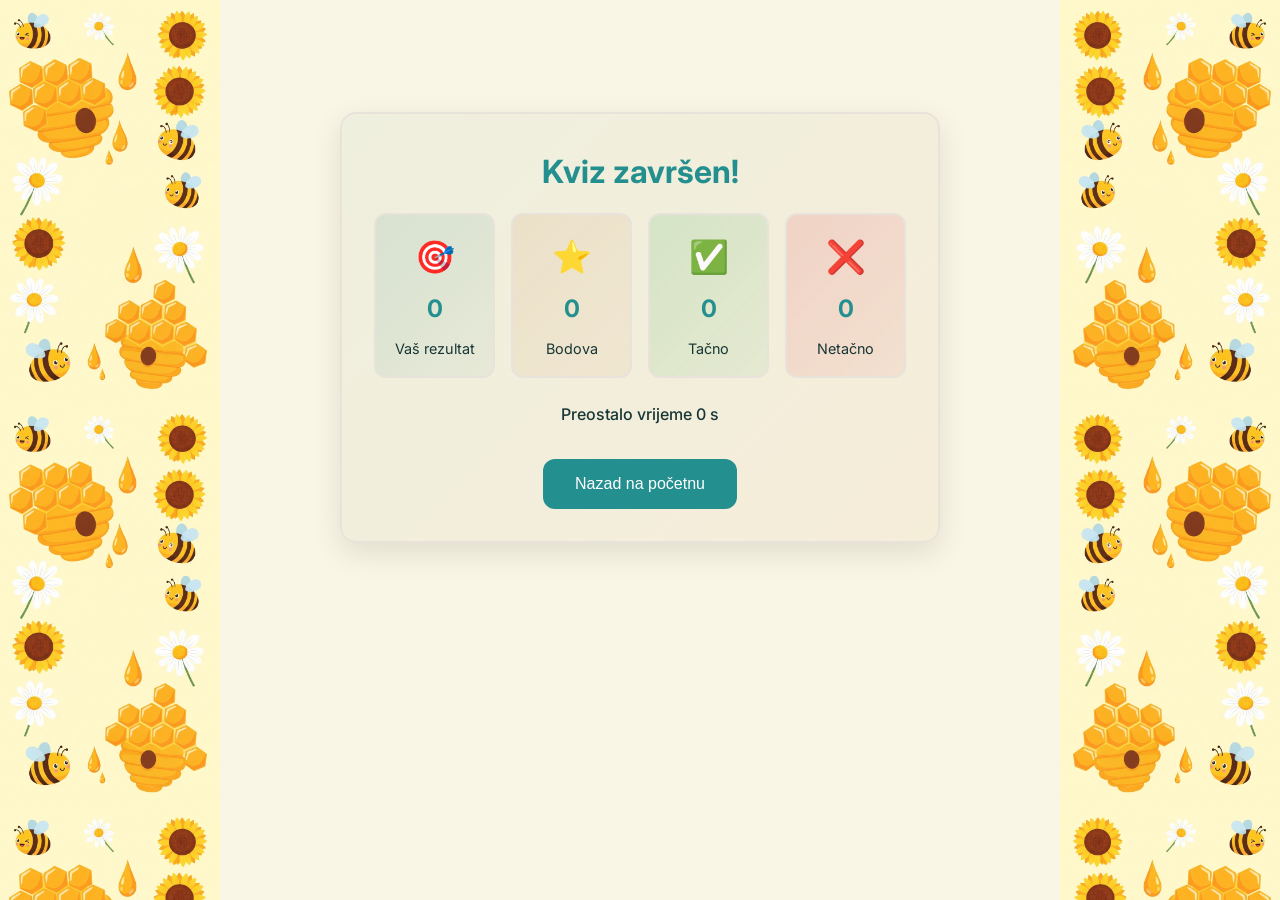
<file: results.html>
<!DOCTYPE html>
<html lang="bs">
<head>
    <meta charset="UTF-8">
    <meta name="viewport" content="width=device-width, initial-scale=1.0">
    <title>Rezultati kviza</title>
    <link rel="stylesheet" href="css/style.css">
    <link rel="stylesheet" href="css/quiz.css">
    <link href="https://fonts.googleapis.com/css2?family=Amiri:wght@400;700&family=Inter:wght@400;500;600;700&family=Poppins:wght@600;700;800&display=swap" rel="stylesheet">
<script async src="https://www.googletagmanager.com/gtag/js?id=G-P10X0MRPDG"></script>
<script>
  window.dataLayer = window.dataLayer || [];
  function gtag(){dataLayer.push(arguments);}
  gtag("js", new Date());
  gtag("config", "G-P10X0MRPDG");
</script>
</head>
<body>
    <div class="background-pattern"></div>
    <main class="main-content">
        <div class="container" style="padding-top: 4rem; padding-bottom: 4rem;">
        <!-- Result card with improved styling handled via external CSS -->
        <div class="result-card">
                <h1 data-translate="quizCompleted" style="margin-bottom: 1rem; color: var(--primary);"></h1>
                <!-- Display the quiz name with a custom style instead of using the
                     .arabic-text class, which forces white text that can be hard
                     to read on light backgrounds. -->
                <p class="quiz-name" id="quizTitle"></p>
                <div class="stats-grid">
                    <div class="stat-card score">
                        <span class="stat-icon" style="font-size: 2rem;">🎯</span>
                        <div style="font-size: 1.5rem; font-weight: 700; color: var(--primary);" id="scoreValue">0</div>
                        <div style="font-size: 0.9rem; color: var(--text-secondary);" data-translate="yourScore">Vaš rezultat</div>
                    </div>
                    <div class="stat-card points">
                        <span class="stat-icon" style="font-size: 2rem;">⭐</span>
                        <div style="font-size: 1.5rem; font-weight: 700; color: var(--primary);" id="pointsValue">0</div>
                        <div style="font-size: 0.9rem; color: var(--text-secondary);" data-translate="points">Bodova</div>
                    </div>
                    <div class="stat-card correct">
                        <span class="stat-icon" style="font-size: 2rem;">✅</span>
                        <div style="font-size: 1.5rem; font-weight: 700; color: var(--primary);" id="correctValue">0</div>
                        <div style="font-size: 0.9rem; color: var(--text-secondary);" data-translate="correct">Tačno</div>
                    </div>
                    <div class="stat-card wrong">
                        <span class="stat-icon" style="font-size: 2rem;">❌</span>
                        <div style="font-size: 1.5rem; font-weight: 700; color: var(--primary);" id="wrongValue">0</div>
                        <div style="font-size: 0.9rem; color: var(--text-secondary);" data-translate="incorrect">Netačno</div>
                    </div>
                </div>
                <p class="results-time">
                    <span data-translate="timeRemaining">Vrijeme:</span>
                    <span id="timeValue">0</span> s
                </p>
                <button id="backHomeBtn" class="back-btn">
                    Nazad na početnu
                </button>
            </div>
        </div>
    </main>
    <script src="js/translations.js"></script>
    <script>
    // Apply translations and load result data
    document.addEventListener('DOMContentLoaded', function() {
        // Set lang attribute
        const lang = getUserLanguage();
        document.documentElement.lang = lang;
        // Translate static elements
        document.querySelectorAll('[data-translate]').forEach(function(el) {
            const key = el.getAttribute('data-translate');
            el.textContent = t(key);
        });
        // Set back button text
        const backBtn = document.getElementById('backHomeBtn');
        if (backBtn) backBtn.textContent = t('backToHome') || 'Nazad na početnu';
        // Get last result
        const resultData = JSON.parse(localStorage.getItem('lastQuizResult') || '{}');
        if (resultData) {
            document.getElementById('scoreValue').textContent = resultData.score || 0;
            document.getElementById('pointsValue').textContent = resultData.points || 0;
            document.getElementById('correctValue').textContent = resultData.correct || 0;
            document.getElementById('wrongValue').textContent = resultData.wrong || 0;
            document.getElementById('timeValue').textContent = resultData.time || 0;
            // Show title if available
            const titleEl = document.getElementById('quizTitle');
            if (titleEl && resultData.title) {
                titleEl.textContent = resultData.title;
            }
        }
    });
    // Navigate back home
    document.addEventListener('click', function(e) {
        if (e.target && e.target.id === 'backHomeBtn') {
            window.location.href = 'index.html';
        }
    });
    </script>
</body>
</html>
</file>
<file: css/style.css>
/* Poslanikova sira - Main Styles */

:root {
    /* Mekteb.net paleta — duboki tirkiz + topla narandža na kremastoj pozadini */
    --primary: hsl(180, 60%, 35%);
    --primary-dark: hsl(180, 65%, 25%);
    --secondary: hsl(25, 85%, 60%);
    --accent: hsl(40, 95%, 55%);
    --bg-light: hsl(40, 33%, 98%);
    --bg-white: #ffffff;
    --text-dark: hsl(180, 40%, 15%);
    --text-light: hsl(180, 15%, 45%);
    --border-color: hsl(40, 20%, 88%);
    /* Cards i površine — koriste se i u quiz.css i u flashcards.css.
       Definirano ovdje (umjesto samo u quiz.css) da flashcards.html ima
       solidnu pozadinu na karticama umjesto transparentne. */
    --surface: var(--bg-white);
    --background: var(--bg-light);
    --border: var(--border-color);
    --shadow: 0 4px 6px rgba(35, 122, 122, 0.08);
    --shadow-lg: 0 10px 25px rgba(35, 122, 122, 0.15);
    --border-radius: 16px;
    /* Aliasi koje koriste quiz.css i flashcards.css */
    --radius-sm: 8px;
    --radius-md: 12px;
    --radius-lg: 16px;
    --spacing-xs: 0.5rem;
    --spacing-sm: 0.75rem;
    --spacing-md: 1rem;
    --spacing-lg: 1.5rem;
    --spacing-xl: 2rem;
    --spacing-xxl: 3rem;
}

/* Custom header logo styling */
.header .logo-icon {
    /* Remove default gradient background when displaying logo image */
    background: none;
    box-shadow: none;
}

.header .logo-icon img {
    width: 60px;
    height: 60px;
    object-fit: contain;
    border-radius: 50%;
}

* {
    margin: 0;
    padding: 0;
    box-sizing: border-box;
}

html, body {
    /* Onemogući overscroll bounce na iOS-u i Chrome-u na mobitelu */
    overscroll-behavior-y: none;
    overscroll-behavior-x: none;
}

body {
    font-family: 'Inter', sans-serif;
    background: var(--bg-light);
    color: var(--text-dark);
    line-height: 1.6;
    min-height: 100vh;
    position: relative;
}

.background-pattern {
    position: fixed;
    top: 0;
    left: 0;
    width: 100%;
    height: 100%;
    background-color: hsl(48, 70%, 94%);
    pointer-events: none;
    z-index: -1;
}

.background-pattern::before,
.background-pattern::after {
    content: "";
    position: absolute;
    top: 0;
    bottom: 0;
    width: 220px;
    background-image: url('../images/bg-side.png');
    background-repeat: repeat-y;
    background-size: 220px auto;
    background-position: top center;
    opacity: 0.95;
}

.background-pattern::before {
    left: 0;
}

.background-pattern::after {
    right: 0;
    transform: scaleX(-1);
}

@media (max-width: 1100px) {
    .background-pattern::before,
    .background-pattern::after {
        width: 130px;
        background-size: 130px auto;
        opacity: 0.6;
    }
}

@media (max-width: 768px) {
    .background-pattern::before,
    .background-pattern::after {
        width: 70px;
        background-size: 70px auto;
        opacity: 0.45;
    }
}

.container {
    max-width: 1200px;
    margin: 0 auto;
    padding: 0 var(--spacing-lg);
}

/* Header */
.header {
    background: var(--bg-white);
    box-shadow: var(--shadow);
    padding: var(--spacing-lg) 0;
    position: sticky;
    top: 0;
    z-index: 100;
    /* Add subtle separation from content */
    border-bottom: 1px solid rgba(0, 0, 0, 0.08);
}

.header-content {
    display: flex;
    justify-content: space-between;
    align-items: center;
    flex-wrap: wrap;
    gap: var(--spacing-md);
}

.logo {
    display: flex;
    align-items: center;
    gap: var(--spacing-md);
}

.logo-icon {
    width: 60px;
    height: 60px;
    background: linear-gradient(135deg, var(--primary), var(--primary-dark));
    border-radius: 50%;
    display: flex;
    align-items: center;
    justify-content: center;
    box-shadow: var(--shadow);
}

.arabic-text {
    font-size: 2rem;
    color: white;
    font-family: 'Amiri', serif;
}

/* Custom style for quiz name on results page. We avoid using .arabic-text
   here because .arabic-text sets text color to white, which is hard to
   read on light backgrounds. */
.quiz-name {
    font-family: var(--font-heading);
    font-size: 1.4rem;
    font-weight: 700;
    color: var(--primary);
    margin-bottom: var(--spacing-md);
}

.logo-text h1 {
    font-family: 'Poppins', sans-serif;
    font-size: 1.75rem;
    color: var(--primary);
    margin-bottom: 0.25rem;
}

.subtitle {
    font-size: 0.9rem;
    color: var(--text-light);
}

.nav {
    display: flex;
    align-items: center;
    gap: var(--spacing-sm);
    flex-wrap: wrap;
}

.auth-nav {
    display: flex;
    gap: var(--spacing-sm);
}

.user-info {
    display: flex;
    align-items: center;
    gap: var(--spacing-sm);
    padding: var(--spacing-sm) var(--spacing-md);
    background: var(--bg-light);
    border-radius: var(--border-radius);
}

.user-icon {
    font-size: 1.25rem;
}

.user-name {
    font-weight: 600;
    color: var(--text-dark);
}

.user-points {
    font-size: 0.875rem;
    color: var(--text-light);
    padding-left: var(--spacing-sm);
    border-left: 2px solid var(--border-color);
}

.nav-btn {
    display: flex;
    align-items: center;
    gap: var(--spacing-xs);
    padding: var(--spacing-sm) var(--spacing-md);
    background: var(--bg-white);
    border: 2px solid var(--border-color);
    border-radius: var(--border-radius);
    cursor: pointer;
    transition: all 0.3s ease;
    font-size: 0.9rem;
    font-weight: 500;
}

.nav-btn:hover {
    background: var(--primary);
    color: white;
    border-color: var(--primary);
    transform: translateY(-2px);
}

.nav-btn .icon {
    font-size: 1.1rem;
}

.logout-btn {
    background: #dc3545;
    color: white;
    border-color: #dc3545;
}

.logout-btn:hover {
    background: #c82333;
    border-color: #c82333;
}

/* Main Content */
.main-content {
    padding: var(--spacing-xxl) 0;
}

.hero-section {
    text-align: center;
    margin-bottom: var(--spacing-xxl);
}

.hero-title {
    font-family: 'Amiri', serif;
    font-size: 2.5rem;
    color: var(--primary);
    margin-bottom: var(--spacing-md);
}

.hero-description {
    font-size: 1.1rem;
    color: var(--text-light);
    max-width: 800px;
    margin: 0 auto var(--spacing-xl);
    line-height: 1.8;
}

.stats-overview {
    display: flex;
    justify-content: center;
    gap: var(--spacing-xl);
    flex-wrap: wrap;
}

.stat-item {
    display: flex;
    flex-direction: column;
    align-items: center;
    padding: var(--spacing-lg);
    background: var(--bg-white);
    border-radius: var(--border-radius);
    box-shadow: var(--shadow);
    min-width: 120px;
}

.stat-number {
    font-size: 2.5rem;
    font-weight: 700;
    color: var(--primary);
    font-family: 'Poppins', sans-serif;
}

.stat-label {
    font-size: 0.9rem;
    color: var(--text-light);
    margin-top: var(--spacing-xs);
}

/* Quizzes Section */
.quizzes-section {
    margin-top: var(--spacing-xxl);
}

.section-title {
    font-family: 'Poppins', sans-serif;
    font-size: 2rem;
    color: var(--text-dark);
    margin-bottom: var(--spacing-xl);
    text-align: center;
}

.quizzes-grid {
    display: grid;
    /* Always show two columns for quizzes. On smaller screens the cards will stack due to container width constraints */
    grid-template-columns: repeat(2, 1fr);
    gap: var(--spacing-xl);
}

.quiz-card {
    background: var(--bg-white);
    border-radius: var(--border-radius);
    padding: var(--spacing-xl);
    box-shadow: var(--shadow);
    transition: all 0.3s ease;
    cursor: pointer;
    border: 2px solid transparent;
}

.quiz-card:hover {
    transform: translateY(-5px);
    box-shadow: var(--shadow-lg);
    border-color: var(--primary);
}

.quiz-header {
    display: flex;
    justify-content: space-between;
    align-items: center;
    margin-bottom: var(--spacing-md);
}

.quiz-icon {
    font-size: 2.5rem;
}

.quiz-difficulty {
    display: flex;
    gap: 0.25rem;
}

.star {
    color: #ffc107;
    font-size: 1rem;
}

.quiz-title {
    font-family: 'Poppins', sans-serif;
    font-size: 1.5rem;
    color: var(--text-dark);
    margin-bottom: var(--spacing-sm);
    line-height: 1.3;
}

.quiz-description {
    color: var(--text-light);
    font-size: 0.95rem;
    margin-bottom: var(--spacing-lg);
    line-height: 1.6;
}

.quiz-info {
    display: flex;
    gap: var(--spacing-lg);
    margin-bottom: var(--spacing-lg);
    padding-top: var(--spacing-md);
    border-top: 1px solid var(--border-color);
}

.info-item {
    display: flex;
    align-items: center;
    gap: var(--spacing-xs);
    font-size: 0.9rem;
    color: var(--text-light);
}

.info-item .icon {
    font-size: 1.1rem;
}

.start-quiz-btn {
    width: 100%;
    padding: var(--spacing-md);
    background: linear-gradient(135deg, hsl(25, 90%, 58%), hsl(20, 85%, 50%));
    color: #ffffff;
    border: none;
    border-radius: var(--border-radius);
    font-size: 1.05rem;
    font-weight: 700;
    cursor: pointer;
    transition: all 0.25s ease;
    box-shadow: 0 4px 12px rgba(240, 133, 66, 0.3);
    letter-spacing: 0.3px;
}

.start-quiz-btn:hover {
    background: linear-gradient(135deg, hsl(25, 95%, 55%), hsl(18, 90%, 45%));
    transform: translateY(-2px);
    box-shadow: 0 6px 18px rgba(240, 133, 66, 0.45);
}

/* Footer (mekteb.net minimalistički stil) */
.footer {
    background: hsl(40, 33%, 97%);
    background-image: radial-gradient(circle, hsl(40, 30%, 85%) 1px, transparent 1px);
    background-size: 22px 22px;
    color: var(--text-dark);
    padding: 0 0 var(--spacing-xl) 0;
    margin-top: var(--spacing-xxl);
    border-top: 3px solid transparent;
    border-image: linear-gradient(90deg, hsl(180, 60%, 35%), hsl(40, 95%, 55%), hsl(25, 85%, 60%)) 1;
}

/* Diskretna meta traka na vrhu footera */
.footer-meta {
    background: hsl(40, 25%, 93%);
    padding: 10px 0;
    margin-bottom: var(--spacing-xl);
    border-bottom: 1px solid hsl(40, 20%, 88%);
    text-align: center;
    font-size: 0.78rem;
    color: var(--text-light);
    line-height: 1.5;
}

.footer-meta-item {
    display: inline;
}

.footer-meta-sep {
    margin: 0 0.5rem;
    color: var(--secondary);
    opacity: 0.6;
}

.footer-sources {
    font-style: italic;
    opacity: 0.85;
}

/* Footer minimalistički blok — pčela + brand + copyright + coffee link */
.footer-minimal {
    text-align: center;
    padding: var(--spacing-xl) var(--spacing-md) var(--spacing-md);
    max-width: 600px;
    margin: 0 auto;
}

.footer-brand {
    display: inline-flex;
    align-items: center;
    gap: 12px;
    text-decoration: none;
    margin-bottom: var(--spacing-md);
}

.footer-bee {
    width: 42px;
    height: 42px;
    object-fit: contain;
    display: block;
}

.footer-brand-name {
    font-family: 'Poppins', sans-serif;
    font-size: 1.65rem;
    font-weight: 700;
    color: var(--primary);
    letter-spacing: -0.5px;
}

.footer-brand-accent {
    color: var(--secondary);
    font-weight: 700;
}

.footer-copyright {
    font-size: 0.95rem;
    color: var(--text-light);
    margin: var(--spacing-sm) 0 var(--spacing-lg);
    font-weight: 400;
}

.footer-coffee-link {
    display: inline-flex;
    align-items: center;
    gap: 8px;
    color: var(--secondary);
    text-decoration: none;
    font-size: 1rem;
    font-weight: 600;
    padding: 8px 16px;
    border-radius: 12px;
    transition: all 0.2s ease;
}

.footer-coffee-link:hover {
    background: hsl(25, 85%, 95%);
    color: hsl(20, 90%, 45%);
}

.footer-coffee-link .coffee-icon {
    font-size: 1.2rem;
}

/* Responsive */
@media (max-width: 768px) {
    .container {
        padding: 0 var(--spacing-sm);
    }

    /* Footer — kompaktan na mobitelu (cilj: ~120-150px ukupno) */
    .footer {
        margin-top: var(--spacing-lg);
        padding-bottom: var(--spacing-sm);
    }
    .footer-meta {
        padding: 6px 0;
        margin-bottom: var(--spacing-sm);
        font-size: 0.68rem;
        line-height: 1.3;
    }
    .footer-meta-sep { display: none; }
    .footer-meta-item { display: block; margin: 1px 0; }
    .footer-sources { font-size: 0.62rem; line-height: 1.25; padding: 0 var(--spacing-sm); }
    .footer-minimal {
        padding: var(--spacing-sm) var(--spacing-sm) 0;
    }
    .footer-bee { width: 24px; height: 24px; }
    .footer-brand { gap: 6px; margin-bottom: 2px; }
    .footer-brand-name { font-size: 1.05rem; }
    .footer-copyright {
        font-size: 0.72rem;
        margin: 2px 0 var(--spacing-xs);
    }
    .footer-coffee-link { font-size: 0.78rem; padding: 4px 10px; gap: 4px; }
    .footer-coffee-link .coffee-icon { font-size: 0.95rem; }

    .header-content {
        flex-direction: column;
        text-align: center;
    }

    .nav {
        width: 100%;
        justify-content: center;
    }

    .hero-title {
        font-size: 2rem;
    }

    .quizzes-grid {
        grid-template-columns: 1fr;
    }

    .stats-overview {
        gap: var(--spacing-md);
    }

    .stat-item {
        min-width: 100px;
        padding: var(--spacing-md);
    }

    .stat-number {
        font-size: 2rem;
    }
}
/* =========================
   SVEČANO ZAGLAVLJE
========================= */

/* BIJELI HEADER (mekteb.net stil) */
.header {
    position: relative;
    background: #ffffff;
    color: var(--text-dark);
    padding: 20px 0 22px;
    box-shadow: 0 2px 12px rgba(0, 0, 0, 0.06);
    border-bottom: 3px solid transparent;
    border-image: linear-gradient(90deg, hsl(180, 60%, 35%), hsl(40, 95%, 55%), hsl(25, 85%, 60%)) 1;
    overflow: hidden;
}

.header::after { content: none; }

/* LOGO BLOK */
.logo {
    display: flex;
    align-items: center;
    gap: 14px;
}

/* Override tamnog gradient kruga oko logo-icon — bijela pozadina sa suptilnim border-om */
.header .logo-icon {
    background: #ffffff !important;
    box-shadow: 0 2px 8px rgba(35, 122, 122, 0.15) !important;
    border: 2px solid hsl(40, 60%, 90%);
    width: 56px !important;
    height: 56px !important;
}

.header .logo-icon img,
.logo-img {
    width: 48px !important;
    height: 48px !important;
    object-fit: contain;
    border-radius: 50%;
    filter: none;
    display: block;
}

/* NASLOV — tamna mekteb tirkiz boja na bijeloj pozadini */
.logo-text h1 {
    font-family: "Amiri", serif;
    font-size: 2.2rem;
    font-weight: 700;
    margin: 0;
    letter-spacing: 0.3px;
    color: var(--primary) !important;
    text-shadow: none;
    line-height: 1.1;
}

/* Span boje — Mekteb tirkiz, separator narandžast, Sira tamniji tirkiz */
.logo-text h1 span:nth-child(1) {
    color: var(--primary) !important;
    font-weight: 800 !important;
}

.logo-text h1 span:nth-child(2) {
    color: var(--secondary) !important;
    font-weight: 400 !important;
}

/* PODNASLOV */
.logo-text .subtitle {
    font-family: "Inter", sans-serif;
    font-size: 0.88rem;
    font-weight: 500;
    margin-top: 2px;
    color: var(--text-light);
}

/* NAV DUGMAD — tirkiz outline na bijeloj pozadini */
.nav-btn {
    background: #ffffff;
    border: 1.5px solid hsl(180, 30%, 85%);
    color: var(--text-dark);
    backdrop-filter: none;
    transition: all 0.2s ease;
}

.nav-btn:hover {
    background: var(--primary);
    border-color: var(--primary);
    color: #ffffff;
}

/* USER INFO */
.user-info {
    color: var(--text-dark);
    background: hsl(40, 33%, 96%);
    border: 1px solid hsl(40, 30%, 88%);
}
/* Centered welcome text – elegant version */
.welcome-section {
  margin: 28px 0 36px;
}

.welcome-centered {
  max-width: 820px;
  margin: 0 auto;
  text-align: center;
  padding: 0 16px;
}

.welcome-lead {
  margin: 0;
  font-family: "Amiri", serif;
  font-size: 1.25rem;
  line-height: 1.75;
  color: rgba(30, 40, 45, 0.9);
}

/* Estetski razdjelnik */
.welcome-divider {
  margin: 22px auto 0;
  width: 140px;
  height: 1px;
  background: linear-gradient(
    to right,
    transparent,
    rgba(212, 175, 55, 0.9),
    transparent
  );
}
/* Centered welcome text – elegant version */
.welcome-section {
  margin: 28px 0 36px;
}

.welcome-centered {
  max-width: 820px;
  margin: 0 auto;
  text-align: center;
  padding: 0 16px;
}

.welcome-lead {
  margin: 0;
  font-family: "Inter", sans-serif;
  font-size: 1.1rem;
  line-height: 1.75;
  color: rgba(30, 40, 45, 0.9);
}

/* Estetski razdjelnik */
.welcome-divider {
  margin: 22px auto 0;
  width: 440px;
  height: 3px;
  background: linear-gradient(
    to right,
    transparent,
    rgba(212, 175, 55, 0.9),
    transparent
  );
}
</file>
<file: css/flashcards.css>
/* Styles specific to the flashcards page */

.flashcards-page {
    background: var(--bg-light);
    color: var(--text-dark);
}

/* Categories grid */
.categories-grid {
    display: grid;
    grid-template-columns: repeat(auto-fill, minmax(250px, 1fr));
    gap: var(--spacing-lg);
    margin-top: var(--spacing-lg);
}

/* Category card for each quiz */
    /* Category card styling matches the quiz answer option buttons for consistency */
.category-card {
    background: var(--surface);
    border: 2px solid var(--border-color);
    border-radius: var(--radius-md);
    padding: var(--spacing-lg);
    text-align: left;
    cursor: pointer;
    transition: all 0.3s ease;
    display: flex;
    flex-direction: column;
    gap: var(--spacing-sm);
}
.category-card:hover {
    background: rgba(45, 157, 148, 0.15);
    border-color: var(--primary);
    transform: translateY(-2px) scale(1.03);
    box-shadow: 0 6px 20px rgba(0, 0, 0, 0.08);
}
.category-icon {
    font-size: 1.75rem;
    color: var(--primary);
    margin-bottom: 0;
}
.category-name {
    font-family: var(--font-heading);
    font-size: 1rem;
    color: var(--text-primary);
    font-weight: 600;
}
.category-count {
    font-size: 0.85rem;
    color: var(--text-light);
}

/* Flashcards view */
#flashcardsView {
    margin-top: var(--spacing-xl);
}

.flashcard-progress {
    font-weight: 600;
    text-align: center;
    margin-bottom: var(--spacing-sm);
    color: var(--primary);
}

.progress-container {
    width: 100%;
    background: var(--border);
    border-radius: var(--border-radius);
    overflow: hidden;
    margin-bottom: var(--spacing-lg);
}
.progress-container .progress-bar {
    height: 8px;
    background: var(--primary);
    width: 0;
    transition: width 0.4s ease;
}

/* Flashcard card container */
.flashcard {
    position: relative;
    width: 100%;
    max-width: 600px;
    margin: 0 auto;
    perspective: 1000px;
    cursor: pointer;
    min-height: 250px;
}

.flashcard-front,
.flashcard-back {
    backface-visibility: hidden;
    position: absolute;
    width: 100%;
    height: 100%;
    top: 0;
    left: 0;
    border: 2px solid var(--primary);
    border-radius: var(--border-radius);
    padding: var(--spacing-lg);
    background: var(--surface);
    box-shadow: var(--shadow);
    display: flex;
    flex-direction: column;
    justify-content: center;
    align-items: center;
    transition: transform 0.6s;
}

.flashcard-back {
    transform: rotateY(180deg);
}

.flashcard.flipped .flashcard-front {
    transform: rotateY(180deg);
}
.flashcard.flipped .flashcard-back {
    transform: rotateY(0deg);
}

.flashcard-label {
    font-weight: 700;
    margin-bottom: var(--spacing-sm);
    font-size: 1rem;
    color: var(--primary);
    text-transform: uppercase;
}

.flashcard-content {
    font-size: 1.1rem;
    margin-bottom: var(--spacing-md);
    text-align: center;
}

.flashcard-hint {
    font-size: 0.8rem;
    color: var(--text-light);
    text-align: center;
}

/* Actions for known/unknown buttons */
#flashcardActions {
    display: flex;
    justify-content: center;
    gap: var(--spacing-lg);
    margin-top: var(--spacing-lg);
}

/* Known/Unknown buttons styled like the previous/next quiz navigation buttons */
#knownBtn,
#unknownBtn {
    display: flex;
    align-items: center;
    justify-content: center;
    gap: var(--spacing-xs);
    padding: var(--spacing-sm) var(--spacing-lg);
    border-radius: var(--radius-md);
    border: 2px solid var(--border-color);
    background: var(--surface);
    color: var(--text-dark);
    cursor: pointer;
    transition: all 0.3s ease;
    font-size: 0.9rem;
    font-weight: 600;
}

/* Specific styling for the unknown button (red) */
#unknownBtn {
    border-color: #dc3545;
    background: #dc3545;
    color: white;
}

/* Hover state for unknown button */
#unknownBtn:hover {
    background: #c82333;
    border-color: #c82333;
    color: white;
}

/* Hover state for known button */
#knownBtn:hover {
    background: var(--primary);
    color: white;
    border-color: var(--primary);
    transform: translateY(-2px);
}

/* Results view */
#flashcardResults {
    margin-top: var(--spacing-xl);
    text-align: center;
}

#flashcardResults .results-card {
    background: var(--surface);
    border: 2px solid var(--border-color);
    border-radius: var(--border-radius);
    padding: var(--spacing-xl);
    box-shadow: var(--shadow-lg);
    display: inline-block;
}

#flashcardResults .results-stats {
    display: flex;
    justify-content: center;
    gap: var(--spacing-xl);
    margin-top: var(--spacing-lg);
}

#flashcardResults .stat-item {
    text-align: center;
}

#flashcardResults .stat-value {
    font-size: 2rem;
    font-weight: 700;
    color: var(--primary);
}

#flashcardResults .stat-label {
    font-size: 0.9rem;
    color: var(--text-light);
}

#flashcardResults .results-actions {
    margin-top: var(--spacing-lg);
    display: flex;
    justify-content: center;
    gap: var(--spacing-lg);
}

#flashcardResults .btn-primary,
#flashcardResults .btn-secondary {
    padding: var(--spacing-sm) var(--spacing-lg);
    border-radius: var(--border-radius);
    font-weight: 600;
    cursor: pointer;
}

#flashcardResults .btn-primary {
    background: var(--primary);
    color: white;
    border: none;
}

#flashcardResults .btn-secondary {
    background: var(--surface);
    color: var(--text-dark);
    border: 2px solid var(--border);
}

#flashcardResults .btn-primary:hover {
    background: var(--primary-dark);
}

#flashcardResults .btn-secondary:hover {
    background: var(--primary);
    color: white;
    border-color: var(--primary);
}

/* Header for current quiz title and counts */
.flashcard-header {
    text-align: center;
    margin-bottom: var(--spacing-md);
}

.flashcard-header h3 {
    font-family: var(--font-heading);
    font-size: 1.25rem;
    font-weight: 600;
    color: var(--primary);
    margin-bottom: var(--spacing-xs);
}

.flashcard-header p {
    font-size: 0.9rem;
    color: var(--text-light);
}
</file>
<file: css/login.css>
/* Login/Register Page Styles */

.login-page {
    min-height: 100vh;
    display: flex;
    align-items: center;
    justify-content: center;
    padding: var(--spacing-lg);
    background: linear-gradient(135deg, #f5f7fa 0%, #c3cfe2 100%);
}

.login-container {
    background: white;
    background-image: linear-gradient(rgba(255, 255, 255, 0.9), rgba(255, 255, 255, 0.9)), url('../images/header_pattern.jpg');
    background-size: cover;
    background-position: center;
    border-radius: 16px;
    box-shadow: 0 10px 40px rgba(0, 0, 0, 0.1);
    padding: 2.5rem;
    max-width: 480px;
    width: 100%;
    position: relative;
    z-index: 1;
}

.login-header {
    text-align: center;
    margin-bottom: 2.5rem;
}

.logo-image {
    margin: 0 auto 1.5rem;
    display: flex;
    align-items: center;
    justify-content: center;
}

.logo-img {
    width: 140px;
    height: 140px;
    object-fit: contain;
    filter: drop-shadow(0 4px 8px rgba(0, 0, 0, 0.1));
}

.login-header h1 {
    font-family: 'Poppins', sans-serif;
    font-size: 2rem;
    color: var(--primary);
    margin: 1rem 0 0.5rem;
    font-weight: 700;
}

.login-header .subtitle {
    font-size: 1rem;
    color: var(--text-secondary);
    margin: 0;
}

.form-container {
    margin-top: 1.5rem;
}

.form-container h2 {
    font-family: 'Poppins', sans-serif;
    font-size: 1.5rem;
    color: var(--primary);
    margin-bottom: 1.5rem;
    text-align: center;
}

.form-group {
    margin-bottom: 1.5rem;
}

.form-group label {
    display: block;
    font-weight: 600;
    color: var(--text-dark);
    margin-bottom: 0.5rem;
    font-size: 0.95rem;
}

.form-group input,
.form-group select {
    width: 100%;
    padding: 0.75rem 1rem;
    border: 2px solid #e0e0e0;
    border-radius: 8px;
    font-size: 1rem;
    font-family: 'Inter', sans-serif;
    transition: all 0.3s ease;
    background: #f9f9f9;
}

.form-group input:focus,
.form-group select:focus {
    outline: none;
    border-color: var(--primary);
    background: white;
    box-shadow: 0 0 0 3px rgba(42, 124, 111, 0.1);
}

.form-group input::placeholder {
    color: #999;
}

.form-group select {
    cursor: pointer;
    appearance: none;
    background-image: url("data:image/svg+xml;charset=UTF-8,%3csvg xmlns='http://www.w3.org/2000/svg' viewBox='0 0 24 24' fill='none' stroke='currentColor' stroke-width='2' stroke-linecap='round' stroke-linejoin='round'%3e%3cpolyline points='6 9 12 15 18 9'%3e%3c/polyline%3e%3c/svg%3e");
    background-repeat: no-repeat;
    background-position: right 0.75rem center;
    background-size: 1.25rem;
    padding-right: 2.5rem;
}

.form-group small {
    display: block;
    font-size: 0.85rem;
    color: var(--text-secondary);
    margin-top: 0.25rem;
}

.error-message {
    background: #fee;
    color: #c33;
    padding: 0.75rem 1rem;
    border-radius: 8px;
    margin-bottom: 1rem;
    font-size: 0.95rem;
    border-left: 4px solid #c33;
}

.btn-primary {
    width: 100%;
    padding: 0.875rem 1.5rem;
    background: linear-gradient(135deg, var(--primary), #1f5f54);
    color: white;
    border: none;
    border-radius: 8px;
    font-size: 1rem;
    font-weight: 600;
    cursor: pointer;
    transition: all 0.3s ease;
    margin-top: 0.5rem;
}

.btn-primary:hover {
    transform: translateY(-2px);
    box-shadow: 0 8px 20px rgba(42, 124, 111, 0.3);
}

.btn-primary:active {
    transform: translateY(0);
}

.form-switch {
    text-align: center;
    margin-top: 1.5rem;
    padding-top: 1.5rem;
    border-top: 1px solid #e0e0e0;
    color: var(--text-secondary);
    font-size: 0.95rem;
}

.form-switch a {
    color: var(--primary);
    text-decoration: none;
    font-weight: 600;
    transition: color 0.3s ease;
}

.form-switch a:hover {
    color: #1f5f54;
    text-decoration: underline;
}

.login-footer {
    text-align: center;
    margin-top: 1.5rem;
    padding-top: 1rem;
    border-top: 1px solid #e0e0e0;
}

.arabic-footer {
    font-family: 'Amiri', serif;
    font-size: 1.1rem;
    color: var(--text-secondary);
    margin: 0;
}

/* Responsive */
@media (max-width: 768px) {
    .login-container {
        padding: 1.5rem;
    }

    .logo-img {
        width: 100px;
        height: 100px;
    }

    .login-header h1 {
        font-size: 1.5rem;
    }

    .form-container h2 {
        font-size: 1.25rem;
    }
}
</file>
<file: css/quiz.css>
/* ===== QUIZ PAGE STYLES ===== */

/*
 * Define surface, background and border color variables for the quiz.
 * In earlier versions these CSS custom properties were not defined,
 * which caused components such as the quiz header to fall back to a
 * transparent background on some devices. Setting sensible defaults
 * here ensures the header and other surfaces render with a solid
 * background across all viewports. The values reference the base
 * palette defined in style.css. If you adjust the palette there,
 * updating these assignments will cascade through the quiz styles.
 */
:root {
    /* Cards and header surfaces default to a white background */
    --surface: var(--bg-white);
    /* Overall page background uses the light background colour */
    --background: var(--bg-light);
    /* Default border colour uses the global border colour */
    --border: var(--border-color);
}

.quiz-page {
    background: var(--background);
}

/* ===== QUIZ HEADER ===== */
.quiz-header {
    background: var(--surface);
    box-shadow: 0 2px 10px var(--shadow);
    position: sticky;
    top: 0;
    z-index: 100;
    /* Account for device safe-area inset on the top (e.g. iOS notch). On mobile browsers the address
     * bar can overlap content when the page is scrolled; this padding ensures the sticky header
     * remains fully visible below the system UI. The fallback var(--spacing-sm) provides default spacing. */
    padding: calc(var(--spacing-sm) + env(safe-area-inset-top, 0px)) 0 var(--spacing-sm) 0;
    /* Add subtle bottom border to distinguish from content */
    border-bottom: 1px solid rgba(0, 0, 0, 0.08);
}

.quiz-header-content {
    display: flex;
    align-items: center;
    gap: var(--spacing-md);
    padding: 0;
}

.home-icon {
    font-size: 1.5rem;
    text-decoration: none;
    transition: var(--transition);
    display: flex;
    align-items: center;
    justify-content: center;
}

.home-icon:hover {
    transform: scale(1.1);
}

.quiz-title-compact {
    font-family: var(--font-heading);
    font-size: 1.1rem;
    color: var(--primary);
    margin: 0;
    flex: 1;
}

.quiz-meta-compact {
    display: flex;
    gap: var(--spacing-md);
    align-items: center;
}

.meta-item {
    display: flex;
    align-items: center;
    gap: 0.25rem;
    font-size: 0.9rem;
    color: var(--text-secondary);
    font-weight: 500;
}

.progress-container {
    padding-bottom: var(--spacing-sm);
}

.progress-bar {
    width: 100%;
    height: 6px;
    background: var(--border);
    border-radius: 999px;
    overflow: hidden;
}

.progress-fill {
    height: 100%;
    background: linear-gradient(90deg, var(--primary) 0%, var(--secondary) 100%);
    transition: width 0.5s ease;
}

/* ===== QUIZ CONTENT ===== */
.quiz-content {
    padding: var(--spacing-xl) 0;
    min-height: calc(100vh - 150px);
}

/* ===== DIFFICULTY MODAL ===== */
.difficulty-modal {
    position: fixed;
    top: 0;
    left: 0;
    width: 100%;
    height: 100%;
    background: rgba(0, 0, 0, 0.8);
    display: flex;
    align-items: center;
    justify-content: center;
    z-index: 1000;
    backdrop-filter: blur(10px);
}

.difficulty-card {
    background: var(--surface);
    border-radius: var(--radius-lg);
    padding: var(--spacing-xl);
    max-width: 500px;
    width: 90%;
    text-align: center;
    box-shadow: 0 20px 60px rgba(0, 0, 0, 0.3);
    animation: modalSlideIn 0.5s ease;
}

.difficulty-card h2 {
    font-family: var(--font-heading);
    font-size: 1.8rem;
    color: var(--primary);
    margin-bottom: var(--spacing-sm);
}

.difficulty-card .arabic-text {
    font-family: var(--font-arabic);
    font-size: 1.5rem;
    color: var(--text-secondary);
    margin-bottom: var(--spacing-lg);
    display: block;
}

.difficulty-options {
    display: flex;
    flex-direction: column;
    gap: var(--spacing-sm);
    margin-bottom: var(--spacing-lg);
}

.difficulty-btn {
    display: flex;
    align-items: center;
    gap: var(--spacing-md);
    padding: var(--spacing-md);
    background: var(--surface);
    border: 2px solid var(--border);
    border-radius: var(--radius-md);
    cursor: pointer;
    transition: var(--transition);
    text-align: left;
}

.difficulty-btn:hover {
    border-color: var(--primary);
    transform: scale(1.02);
    box-shadow: 0 4px 15px var(--shadow);
}

.difficulty-btn.selected {
    border-color: var(--primary);
    background: linear-gradient(135deg, var(--primary-light) 0%, var(--primary) 100%);
    color: white;
}

.difficulty-btn .icon {
    font-size: 2rem;
}

.difficulty-btn .label {
    font-weight: 600;
    font-size: 1.1rem;
    flex: 1;
}

.difficulty-btn .desc {
    font-size: 0.9rem;
    opacity: 0.8;
}

.start-btn {
    width: 100%;
    padding: var(--spacing-md) var(--spacing-lg);
    background: linear-gradient(135deg, var(--secondary) 0%, var(--secondary-dark) 100%);
    color: white;
    border: none;
    border-radius: var(--radius-md);
    font-family: var(--font-heading);
    font-size: 1.3rem;
    font-weight: 700;
    cursor: pointer;
    transition: var(--transition);
    text-transform: uppercase;
    letter-spacing: 1px;
}

.start-btn:hover {
    transform: scale(1.05);
    box-shadow: 0 8px 25px rgba(246, 173, 85, 0.4);
}

/* ===== QUESTION CONTAINER ===== */
.question-container {
    max-width: 800px;
    margin: 0 auto;
}

.question-card {
    background: var(--surface);
    border: 1px solid var(--border);
    border-radius: var(--radius-lg);
    padding: var(--spacing-xl);
    box-shadow: 0 10px 30px var(--shadow);
    animation: questionSlideIn 0.5s ease;
}

@keyframes questionSlideIn {
    from {
        opacity: 0;
        transform: translateY(30px);
    }
    to {
        opacity: 1;
        transform: translateY(0);
    }
}

.question-header {
    display: flex;
    justify-content: space-between;
    align-items: center;
    margin-bottom: var(--spacing-md);
    padding-bottom: var(--spacing-sm);
    border-bottom: 2px solid var(--border);
}

.question-type {
    font-size: 0.85rem;
    font-weight: 600;
    color: var(--primary);
    text-transform: uppercase;
    letter-spacing: 0.5px;
}

.question-points {
    font-size: 0.9rem;
    font-weight: 600;
    color: var(--secondary);
}

.question-content {
    margin-bottom: var(--spacing-lg);
}

.question-text {
    font-family: var(--font-heading);
    font-size: 1.4rem;
    color: var(--text-primary);
    line-height: 1.6;
    margin-bottom: var(--spacing-md);
}

.question-image {
    margin-top: var(--spacing-md);
    border-radius: var(--radius-md);
    overflow: hidden;
}

.question-image img {
    width: 100%;
    height: auto;
    display: block;
}

/* ===== ANSWER OPTIONS ===== */
.answer-options {
    display: flex;
    flex-direction: column;
    gap: var(--spacing-sm);
    margin-bottom: var(--spacing-lg);
}

.answer-option {
    padding: var(--spacing-md);
    background: var(--surface);
    border: 2px solid var(--border);
    border-radius: var(--radius-md);
    cursor: pointer;
    transition: var(--transition);
    font-size: 1rem;
    text-align: left;
}

.answer-option:hover {
    border-color: var(--primary);
    background: rgba(44, 122, 123, 0.15);
    transform: translateX(5px);
    color: var(--text-primary);
}

.answer-option.selected {
    border-color: var(--primary);
    background: linear-gradient(135deg, var(--primary-light) 0%, var(--primary) 100%);
    color: white;
    font-weight: 600;
}

.answer-option.correct {
    border-color: var(--success);
    background: var(--success);
    color: white;
}

.answer-option.wrong {
    border-color: var(--error);
    background: var(--error);
    color: white;
}

.answer-option.disabled {
    pointer-events: none;
    opacity: 0.6;
}

/* True/False buttons */
.true-false-options {
    display: grid;
    grid-template-columns: 1fr 1fr;
    gap: var(--spacing-md);
}

.tf-option {
    display: flex !important;
    align-items: center;
    justify-content: center;
    gap: var(--spacing-md);
    padding: var(--spacing-md) var(--spacing-lg) !important;
    /* Use a solid surface background for better contrast. The default
       border colour provides a clear separation from the page. */
    background: var(--surface) !important;
    /* Provide a subtle green border derived from the primary colour. This
       accentuates the answer card without blending into the page. */
    border: 2px solid rgba(42, 124, 111, 0.3) !important;
    border-radius: 12px !important;
    transition: all 0.3s ease;
    min-height: 60px;
}

.tf-option:hover:not(:disabled) {
    background: rgba(45, 157, 148, 0.25) !important;
    border-color: var(--primary) !important;
    transform: translateY(-2px);
    color: var(--text-primary) !important;
}

.tf-option.selected {
    background: var(--primary-light) !important;
    border-color: var(--primary) !important;
    color: white !important;
    font-weight: 600 !important;
}

.tf-option .option-letter {
    width: 40px;
    height: 40px;
    min-width: 40px;
    /* Soften the option letter background by tinting it with the primary colour.
       This avoids the yellow cast from the secondary palette and
       subtly ties the option to the brand colour. */
    background: rgba(42, 124, 111, 0.1);
    border-radius: 50%;
    display: flex;
    align-items: center;
    justify-content: center;
    font-weight: 700;
    font-size: 1.3rem;
    color: var(--primary);
}

.tf-option.selected .option-letter {
    background: var(--primary);
    color: white;
}

.tf-option .option-text {
    font-size: 1.1rem;
    color: var(--text-primary);
    font-weight: 600;
}

.option-btn {
    padding: var(--spacing-lg);
    font-size: 1.2rem;
    font-weight: 600;
    background: var(--surface);
    /* Use a subtle primary tint for the default option border to
       enhance visibility while keeping the design cohesive. */
    border: 2px solid rgba(42, 124, 111, 0.3);
    border-radius: var(--radius-md);
    cursor: pointer;
    transition: var(--transition);
    font-family: var(--font-body);
    color: var(--text-primary);
}

.option-btn:hover:not(:disabled) {
    background: var(--primary-light);
    color: white;
    border-color: var(--primary);
    transform: translateY(-2px);
    box-shadow: 0 4px 15px rgba(44, 122, 123, 0.2);
}

.option-btn.selected {
    background: var(--primary);
    color: white;
    border-color: var(--primary);
}

.option-btn:disabled {
    cursor: not-allowed;
    opacity: 0.7;
}

/* Multiple Choice */
.multiple-choice-options {
    display: flex;
    flex-direction: column;
    gap: var(--spacing-md);
}

.mc-option {
    display: flex !important;
    align-items: center;
    gap: var(--spacing-md);
    padding: var(--spacing-md) var(--spacing-lg) !important;
    /* Match the quiz cards: solid surface and clear border for better contrast */
    background: var(--surface) !important;
    /* Provide a subtle green border derived from the primary colour. This
       accentuates the answer card without blending into the page. */
    border: 2px solid rgba(42, 124, 111, 0.3) !important;
    border-radius: 12px !important;
    text-align: left !important;
    min-height: auto !important;
    transition: all 0.3s ease;
}

.mc-option:hover:not(:disabled) {
    /* Improve hover: provide subtle color shift and pop */
    background: rgba(45, 157, 148, 0.15) !important;
    border-color: var(--primary) !important;
    transform: translateY(-2px) scale(1.03);
    box-shadow: 0 6px 20px rgba(0, 0, 0, 0.08);
}

.mc-option.selected {
    background: rgba(45, 157, 148, 0.15) !important;
    border-color: var(--primary) !important;
}

/* Highlight correct and wrong answers */
.option-correct {
    border-color: #2ecc71 !important; /* green */
    background: rgba(46, 204, 113, 0.25) !important;
}

.option-wrong {
    border-color: #e74c3c !important; /* red */
    background: rgba(231, 76, 60, 0.25) !important;
}

.option-correct .option-letter {
    background: #2ecc71 !important;
    color: white !important;
}

.option-wrong .option-letter {
    background: #e74c3c !important;
    color: white !important;
}

/* ================== CUSTOM INTERACTIONS ================== */
/* Darken the option text on hover for better readability */
.option-btn:hover .option-text {
    color: var(--primary-dark) !important;
}

/* Show disabled state for next button when no answer is selected */
#nextBtn:disabled {
    background: var(--border);
    color: var(--text-secondary);
    cursor: not-allowed;
    opacity: 0.5;
}

.option-letter {
    width: 40px;
    height: 40px;
    min-width: 40px;
    background: rgba(42, 124, 111, 0.1);
    border-radius: 50%;
    display: flex;
    align-items: center;
    justify-content: center;
    font-weight: 700;
    font-size: 1.1rem;
    color: var(--primary);
}

.mc-option.selected .option-letter {
    background: var(--primary);
    color: white;
}

.option-text {
    flex: 1;
    font-size: 1.1rem;
    color: var(--text-primary);
    line-height: 1.4;
}

/* Fill in the blank */
.fill-blank-container {
    display: flex;
    gap: var(--spacing-sm);
    align-items: center;
}

.fill-input {
    flex: 1;
    padding: var(--spacing-md);
    border: 2px solid var(--border);
    border-radius: var(--radius-md);
    font-family: var(--font-body);
    font-size: 1.1rem;
    transition: var(--transition);
}

.fill-input:focus {
    outline: none;
    border-color: var(--primary);
    box-shadow: 0 0 0 3px rgba(44, 122, 123, 0.1);
}

.fill-input:disabled {
    background: var(--background);
    cursor: not-allowed;
    opacity: 0.7;
}

.btn-submit {
    padding: var(--spacing-md) var(--spacing-lg);
    background: var(--primary);
    color: white;
    border: none;
    border-radius: var(--radius-md);
    font-family: var(--font-body);
    font-size: 1rem;
    font-weight: 600;
    cursor: pointer;
    transition: var(--transition);
    white-space: nowrap;
}

.btn-submit:hover:not(:disabled) {
    background: var(--primary-dark);
    transform: translateY(-2px);
    box-shadow: 0 4px 15px rgba(44, 122, 123, 0.3);
}

.btn-submit:disabled {
    background: var(--border);
    color: var(--text-secondary);
    cursor: not-allowed;
    opacity: 0.5;
}

.fill-hint {
    font-size: 0.9rem;
    color: var(--text-secondary);
    margin-top: var(--spacing-xs);
    font-style: italic;
}

/* Matching pairs */
.matching-container {
    display: grid;
    grid-template-columns: 1fr 1fr;
    gap: var(--spacing-md);
}

.matching-column {
    display: flex;
    flex-direction: column;
    gap: var(--spacing-sm);
}

.matching-item {
    padding: var(--spacing-md);
    background: var(--surface);
    border: 2px solid var(--border);
    border-radius: var(--radius-sm);
    cursor: pointer;
    transition: var(--transition);
}

.matching-item.selected {
    border-color: var(--primary);
    background: var(--primary-light);
    color: white;
}

/* Sequence/ordering */
.sequence-container {
    display: flex;
    flex-direction: column;
    gap: var(--spacing-sm);
}

.sequence-item {
    display: flex;
    align-items: center;
    gap: var(--spacing-sm);
    padding: var(--spacing-md);
    background: var(--surface);
    border: 2px solid var(--border);
    border-radius: var(--radius-md);
    cursor: move;
}

.sequence-number {
    width: 30px;
    height: 30px;
    background: var(--primary);
    color: white;
    border-radius: 50%;
    display: flex;
    align-items: center;
    justify-content: center;
    font-weight: 700;
}

/* Drag and drop */
.drag-drop-container {
    display: flex;
    flex-direction: column;
    gap: var(--spacing-md);
}

.drop-zone {
    min-height: 100px;
    padding: var(--spacing-md);
    border: 2px dashed var(--border);
    border-radius: var(--radius-md);
    background: rgba(44, 122, 123, 0.02);
}

.drop-zone.drag-over {
    border-color: var(--primary);
    background: rgba(44, 122, 123, 0.1);
}

.draggable-item {
    padding: var(--spacing-sm) var(--spacing-md);
    background: var(--primary-light);
    color: white;
    border-radius: var(--radius-sm);
    cursor: move;
    display: inline-block;
    margin: var(--spacing-xs);
}

/* ===== QUESTION ACTIONS ===== */
.question-actions {
    display: flex;
    gap: var(--spacing-sm);
    margin-top: var(--spacing-xl);
}

.hint-btn {
    padding: var(--spacing-sm) var(--spacing-md);
    background: var(--warning);
    color: white;
    border: none;
    border-radius: var(--radius-sm);
    font-weight: 600;
    cursor: pointer;
    transition: var(--transition);
    display: flex;
    align-items: center;
    gap: var(--spacing-xs);
}

.hint-btn:hover {
    background: var(--secondary-dark);
    transform: scale(1.05);
}

.submit-btn {
    flex: 1;
    padding: var(--spacing-md);
    background: var(--primary);
    color: white;
    border: none;
    border-radius: var(--radius-md);
    font-family: var(--font-heading);
    font-size: 1.1rem;
    font-weight: 700;
    cursor: pointer;
    transition: var(--transition);
}

.submit-btn:hover:not(:disabled) {
    background: var(--primary-dark);
    transform: scale(1.02);
}

.submit-btn:disabled {
    opacity: 0.5;
    cursor: not-allowed;
}

/* ===== FEEDBACK MODAL ===== */
.feedback-modal {
    position: fixed;
    top: 0;
    left: 0;
    width: 100%;
    height: 100%;
    background: rgba(0, 0, 0, 0.8);
    display: flex;
    align-items: center;
    justify-content: center;
    z-index: 2000;
    backdrop-filter: blur(10px);
}

.feedback-card {
    background: var(--surface);
    border-radius: var(--radius-lg);
    padding: var(--spacing-xl);
    max-width: 600px;
    width: 90%;
    text-align: center;
    box-shadow: 0 20px 60px rgba(0, 0, 0, 0.3);
    animation: feedbackPop 0.5s cubic-bezier(0.68, -0.55, 0.265, 1.55);
}

@keyframes feedbackPop {
    0% {
        opacity: 0;
        transform: scale(0.5);
    }
    100% {
        opacity: 1;
        transform: scale(1);
    }
}

.feedback-icon {
    font-size: 5rem;
    margin-bottom: var(--spacing-md);
    animation: iconBounce 0.6s ease;
}

@keyframes iconBounce {
    0%, 100% {
        transform: translateY(0);
    }
    50% {
        transform: translateY(-20px);
    }
}

.feedback-title {
    font-family: var(--font-heading);
    font-size: 2rem;
    margin-bottom: var(--spacing-md);
}

.feedback-title.correct {
    color: var(--success);
}

.feedback-title.wrong {
    color: var(--error);
}

.feedback-explanation {
    font-size: 1.1rem;
    line-height: 1.8;
    color: var(--text-secondary);
    margin-bottom: var(--spacing-lg);
}

.next-btn {
    width: 100%;
    padding: var(--spacing-md) var(--spacing-lg);
    background: var(--secondary);
    color: white;
    border: none;
    border-radius: var(--radius-md);
    font-family: var(--font-heading);
    font-size: 1.2rem;
    font-weight: 700;
    cursor: pointer;
    transition: var(--transition);
}

.next-btn:hover {
    background: var(--secondary-dark);
    transform: scale(1.05);
}

/* ===== RESULTS MODAL ===== */
.modal {
    /* Base styling for generic modal overlays. The modal is fixed to the viewport and
     * covers the entire screen. When hidden it has display: none (controlled via the .show class). */
    position: fixed;
    top: 0;
    left: 0;
    width: 100%;
    height: 100%;
    display: none;
    align-items: center;
    justify-content: center;
    background: rgba(0, 0, 0, 0.8);
    z-index: 2000;
    overflow-y: auto;
}

/* When the modal is shown we switch to flex display to center content */
.modal.show {
    display: flex;
}

/* Style the results modal content. Without these rules the results panel would
 * simply stack inside the page, which is particularly noticeable on mobile.
 */
.modal-content.results-content {
    /* Use a solid surface colour and add a subtle border to clearly delineate
       the results card from the backdrop. Without a border the card can
       visually merge with the page background, especially on light themes. */
    background: var(--surface);
    border: 2px solid var(--border-color);
    border-radius: var(--radius-lg);
    padding: var(--spacing-lg);
    max-width: 600px;
    width: 90%;
    text-align: center;
    box-shadow: 0 20px 60px rgba(0, 0, 0, 0.5);
    position: relative;
    overflow: hidden;
}

.results-modal {
    position: fixed;
    top: 0;
    left: 0;
    width: 100%;
    height: 100%;
    background: rgba(0, 0, 0, 0.9);
    display: none;
    align-items: center;
    justify-content: center;
    z-index: 3000;
    backdrop-filter: blur(10px);
}

.results-modal.show {
    display: flex;
}

.results-card {
    background: var(--surface);
    border-radius: var(--radius-lg);
    padding: var(--spacing-xxl);
    max-width: 600px;
    width: 90%;
    text-align: center;
    box-shadow: 0 20px 60px rgba(0, 0, 0, 0.5);
    animation: resultsSlideIn 0.8s ease;
    position: relative;
    overflow: hidden;
}

@keyframes resultsSlideIn {
    from {
        opacity: 0;
        transform: translateY(-100px);
    }
    to {
        opacity: 1;
        transform: translateY(0);
    }
}

.confetti {
    position: absolute;
    top: 0;
    left: 0;
    width: 100%;
    height: 100%;
    pointer-events: none;
    overflow: hidden;
}

.results-title {
    font-family: var(--font-heading);
    font-size: 2.5rem;
    color: var(--primary);
    margin-bottom: var(--spacing-lg);
    text-align: center;
}

.results-score {
    display: flex;
    gap: var(--spacing-xl);
    justify-content: center;
    align-items: center;
    margin-bottom: var(--spacing-lg);
}

.score-circle {
    width: 180px;
    height: 180px;
    border-radius: 50%;
    background: linear-gradient(135deg, var(--primary) 0%, var(--primary-light) 100%);
    display: flex;
    flex-direction: column;
    align-items: center;
    justify-content: center;
    box-shadow: 0 10px 40px rgba(44, 122, 123, 0.4);
    animation: scoreGrow 1s ease;
}

.points-circle {
    width: 180px;
    height: 180px;
    border-radius: 50%;
    background: linear-gradient(135deg, var(--secondary) 0%, var(--secondary-dark) 100%);
    display: flex;
    flex-direction: column;
    align-items: center;
    justify-content: center;
    box-shadow: 0 10px 40px rgba(246, 173, 85, 0.4);
    animation: scoreGrow 1s ease;
    animation-delay: 0.2s;
    animation-fill-mode: both;
}

@keyframes scoreGrow {
    0% {
        transform: scale(0);
    }
    50% {
        transform: scale(1.1);
    }
    100% {
        transform: scale(1);
    }
}

.score-value {
    font-size: 4rem;
    font-weight: 700;
    color: white;
    font-family: var(--font-heading);
}

.score-label {
    font-size: 2rem;
    color: white;
    opacity: 0.9;
}

.results-details {
    display: flex;
    flex-direction: row;
    gap: var(--spacing-lg);
    justify-content: center;
    align-items: center;
    margin-bottom: var(--spacing-xl);
    padding: var(--spacing-lg);
    background: var(--background);
    border-radius: var(--radius-md);
}

.result-item {
    display: flex;
    flex-direction: column;
    align-items: center;
    justify-content: center;
    gap: var(--spacing-xs);
    padding: var(--spacing-md);
}

.result-item .icon {
    font-size: 2.5rem;
}

.result-item .label {
    font-weight: 500;
    color: var(--text-secondary);
    font-size: 0.9rem;
}

.result-item .value {
    font-weight: 700;
    font-size: 2rem;
    color: var(--primary);
}

.results-actions {
    display: flex;
    gap: var(--spacing-md);
    justify-content: center;
    margin-top: var(--spacing-xxl);
    margin-bottom: var(--spacing-lg);
    padding-top: var(--spacing-xl);
}

.btn-secondary, .btn-primary {
    padding: var(--spacing-md) var(--spacing-xl);
    border: none;
    border-radius: var(--radius-md);
    font-family: var(--font-body);
    font-size: 1rem;
    font-weight: 600;
    cursor: pointer;
    transition: var(--transition);
}

.btn-secondary {
    background: var(--surface);
    color: var(--text-primary);
    border: 2px solid var(--border);
}

.btn-secondary:hover {
    background: var(--background);
    border-color: var(--primary);
    transform: translateY(-2px);
    box-shadow: 0 4px 15px rgba(0, 0, 0, 0.1);
}

.btn-primary {
    background: var(--primary);
    color: white;
}

.btn-primary:hover {
    background: var(--primary-dark);
    transform: translateY(-2px);
    box-shadow: 0 4px 15px rgba(44, 122, 123, 0.3);
}

.retry-btn,
.home-btn {
    flex: 1;
    padding: var(--spacing-md);
    border: none;
    border-radius: var(--radius-md);
    font-family: var(--font-heading);
    font-size: 1rem;
    font-weight: 700;
    cursor: pointer;
    transition: var(--transition);
}

.retry-btn {
    background: var(--secondary);
    color: white;
}

.retry-btn:hover {
    background: var(--secondary-dark);
    transform: scale(1.05);
}

.home-btn {
    background: var(--primary);
    color: white;
}

.home-btn:hover {
    background: var(--primary-dark);
    transform: scale(1.05);
}

/* ===== FEEDBACK PANEL ===== */
.feedback-panel {
    display: none;
    align-items: flex-start;
    gap: var(--spacing-md);
    padding: var(--spacing-lg);
    margin-top: var(--spacing-lg);
    border-radius: var(--radius-md);
    animation: feedbackSlideIn 0.3s ease;
}

@keyframes feedbackSlideIn {
    from {
        opacity: 0;
        transform: translateY(-10px);
    }
    to {
        opacity: 1;
        transform: translateY(0);
    }
}

.feedback-correct {
    background: linear-gradient(135deg, #d4edda 0%, #c3e6cb 100%);
    border: 2px solid #28a745;
}

.feedback-wrong {
    background: linear-gradient(135deg, #f8d7da 0%, #f5c6cb 100%);
    border: 2px solid #dc3545;
}

/* ===== FEEDBACK MODAL (OVERLAY) ===== */
/* This modal appears after answering a question and provides feedback without pushing the
   navigation buttons out of view on mobile devices. It is hidden by default and shown
   by adding the .show class via JavaScript. */
#feedbackModal {
    position: fixed;
    top: 0;
    left: 0;
    width: 100%;
    height: 100%;
    display: none;
    align-items: center;
    justify-content: center;
    background: rgba(0, 0, 0, 0.8);
    z-index: 3000;
}
#feedbackModal.show {
    display: flex;
}
#feedbackModal .feedback-content {
    background: var(--surface);
    border-radius: var(--radius-lg);
    padding: var(--spacing-xl);
    width: 90%;
    max-width: 600px;
    max-height: 80vh;
    overflow-y: auto;
    position: relative;
    box-shadow: 0 20px 60px rgba(0, 0, 0, 0.5);
}
/* Colour accents for correct or wrong answers using a left border */
#feedbackModal .feedback-content.correct {
    border-left: 6px solid #28a745;
}
#feedbackModal .feedback-content.wrong {
    border-left: 6px solid #dc3545;
}
.feedback-close {
    position: absolute;
    top: var(--spacing-sm);
    right: var(--spacing-sm);
    background: none;
    border: none;
    font-size: 1.5rem;
    cursor: pointer;
    color: var(--text-dark);
    line-height: 1;
}
.feedback-actions {
    display: flex;
    justify-content: flex-end;
    gap: var(--spacing-sm);
    margin-top: var(--spacing-lg);
}
#feedbackPrevBtn,
#feedbackNextBtn {
    padding: var(--spacing-sm) var(--spacing-lg);
    border: 2px solid var(--border-color);
    border-radius: var(--radius-md);
    background: var(--surface);
    color: var(--text-dark);
    cursor: pointer;
    font-weight: 600;
    transition: all 0.3s ease;
}
#feedbackPrevBtn:hover,
#feedbackNextBtn:hover {
    background: var(--primary);
    color: white;
    border-color: var(--primary);
    transform: translateY(-2px);
}

/* ===== RESULTS PAGE (standalone results.html) ===== */

/* Primary wrapper for the results card on the standalone results page. The card uses
 * a soft gradient pulled from the primary and secondary palette to create a
 * cohesive look with the rest of the site. A subtle shadow elevates the card
 * from the page. */
.result-card {
    padding: var(--spacing-xl);
    border: 2px solid var(--border-color);
    border-radius: var(--radius-lg);
    max-width: 600px;
    margin: 0 auto;
    text-align: center;
    /* Maintain the soft gradient background but with a clear border to separate
       the card from the page. */
    background: linear-gradient(135deg, rgba(42, 124, 111, 0.05) 0%, rgba(212, 165, 116, 0.1) 100%);
    box-shadow: 0 10px 30px rgba(0, 0, 0, 0.1);
}

/* Grid for statistics on the results page. Uses auto-fit to ensure
 * responsiveness across breakpoints. */
.stats-grid {
    display: grid;
    grid-template-columns: repeat(auto-fit, minmax(120px, 1fr));
    gap: var(--spacing-md);
    margin-bottom: var(--spacing-lg);
}

/* Base styling for each statistic card. The cards are aligned vertically
 * with consistent padding and rounded corners. */
.stat-card {
    padding: var(--spacing-md);
    border: 2px solid var(--border-color);
    border-radius: var(--radius-md);
    display: flex;
    flex-direction: column;
    align-items: center;
    justify-content: center;
    gap: var(--spacing-xs);
}

/* Individual backgrounds for each stat card, creating subtle colour
 * associations for score, points, correct and wrong counts. */
.stat-card.score {
    background: linear-gradient(135deg, rgba(42, 124, 111, 0.12) 0%, rgba(42, 124, 111, 0.05) 100%);
}

.stat-card.points {
    background: linear-gradient(135deg, rgba(212, 165, 116, 0.2) 0%, rgba(212, 165, 116, 0.1) 100%);
}

.stat-card.correct {
    background: linear-gradient(135deg, rgba(40, 167, 69, 0.15) 0%, rgba(40, 167, 69, 0.07) 100%);
}

.stat-card.wrong {
    background: linear-gradient(135deg, rgba(220, 53, 69, 0.15) 0%, rgba(220, 53, 69, 0.07) 100%);
}

/* Default value style for statistic numbers on results page. */
.stat-card .value {
    font-size: 1.5rem;
    font-weight: 700;
    color: var(--primary);
}

/* Adjust colours per card type for greater semantic resonance */
.stat-card.score .value {
    color: var(--primary);
}

.stat-card.points .value {
    color: var(--secondary-dark);
}

.stat-card.correct .value {
    color: #1e5631;
}

.stat-card.wrong .value {
    color: #b22222;
}

.stat-card .label {
    font-size: 0.9rem;
    color: var(--text-secondary);
}

/* Time information styling on results page. */
.results-time {
    margin-bottom: var(--spacing-md);
    font-weight: 500;
    color: var(--text-dark);
}

/* Back to home button on results page. */
.back-btn {
    margin-top: var(--spacing-md);
    padding: var(--spacing-md) var(--spacing-xl);
    background: var(--primary);
    color: white;
    border: none;
    border-radius: var(--radius-md);
    font-size: 1rem;
    cursor: pointer;
    transition: var(--transition);
}

.back-btn:hover {
    background: var(--primary-dark);
    transform: translateY(-2px);
    box-shadow: 0 4px 15px rgba(44, 122, 123, 0.3);
}

/* ===== RESULTS MODAL STYLING ADJUSTMENTS ===== */

/* Soften the backdrop of the modal for a more inviting finish. */
.results-modal {
    background: rgba(0, 0, 0, 0.8);
    backdrop-filter: blur(8px);
}

/* Apply a gentle gradient to the results card in the modal. */
.results-card {
    background: linear-gradient(135deg, rgba(42, 124, 111, 0.05) 0%, rgba(212, 165, 116, 0.1) 100%);
    /* Preserve width inherited from earlier definitions so the modal layout remains consistent */
    width: 90%;
    box-shadow: 0 20px 60px rgba(0, 0, 0, 0.4);
}

/* Subtle gradient for results details in the modal and apply a rounded border. */
.results-details {
    background: linear-gradient(135deg, rgba(42, 124, 111, 0.05) 0%, rgba(212, 165, 116, 0.05) 100%);
    border-radius: var(--radius-md);
    padding: var(--spacing-lg);
}

/* Colour the counts inside the modal per correctness. First stat item (correct) is green, second (wrong) is red. */
.results-details .stat-item:nth-child(1) .stat-value {
    color: #1e5631;
}

.results-details .stat-item:nth-child(2) .stat-value {
    color: #b22222;
}

.feedback-icon {
    font-size: 3rem;
    font-weight: bold;
    flex-shrink: 0;
}

.feedback-correct .feedback-icon {
    color: #28a745;
}

.feedback-wrong .feedback-icon {
    color: #dc3545;
}

.feedback-content {
    flex: 1;
}

.feedback-content h3 {
    font-size: 1.3rem;
    margin-bottom: var(--spacing-xs);
    font-family: var(--font-heading);
}

.feedback-correct .feedback-content h3 {
    color: #155724;
}

.feedback-wrong .feedback-content h3 {
    color: #721c24;
}

.feedback-content p {
    font-size: 1rem;
    line-height: 1.6;
    margin: var(--spacing-xs) 0;
}

.feedback-correct .feedback-content p {
    color: #155724;
}

.feedback-wrong .feedback-content p {
    color: #721c24;
}

/* ===== ORDER QUESTION (DRAG & DROP) ===== */
.order-container {
    width: 100%;
}

.order-instruction {
    font-size: 1rem;
    color: var(--text-secondary);
    margin-bottom: var(--spacing-md);
    text-align: center;
}

.order-items {
    display: flex;
    flex-direction: column;
    gap: var(--spacing-sm);
    margin-bottom: var(--spacing-md);
}

.order-item {
    padding: var(--spacing-md) var(--spacing-lg);
    /* Use a clean surface with a green outline by default. */
    background: var(--surface);
    border: 2px solid var(--primary);
    border-radius: 8px;
    font-size: 1.1rem;
    cursor: move;
    transition: all 0.3s ease;
    user-select: none;
    display: flex;
    align-items: center;
    gap: var(--spacing-md);

    /* Darker text colour for better contrast on light backgrounds */
    color: var(--primary-dark);
}

/* Controls for reordering items (up/down arrows) */
.order-item .order-arrows {
    margin-left: auto;
    display: flex;
    gap: var(--spacing-xs);
}
.order-item .order-arrows button {
    background: none;
    border: none;
    padding: 0;
    font-size: 1.1rem;
    line-height: 1;
    color: var(--primary-dark);
    cursor: pointer;
    transition: color 0.2s ease;
}
.order-item .order-arrows button:hover {
    color: var(--secondary-dark);
}

.order-item::before {
    content: attr(data-index);
    display: flex;
    align-items: center;
    justify-content: center;
    width: 32px;
    height: 32px;
    background: var(--primary);
    color: white;
    border-radius: 50%;
    font-weight: 700;
    font-size: 0.9rem;
    flex-shrink: 0;
}

.order-item:hover {
    /* When hovering over an order item, highlight with a yellow
     * background and dark text. The border follows the secondary
     * palette to reinforce the selection state. */
    background: var(--secondary);
    color: var(--primary-dark);
    border-color: var(--secondary-dark);
    transform: translateX(5px);
    box-shadow: 0 4px 15px var(--shadow);
}

.order-item.dragging {
    opacity: 0.5;
    transform: scale(0.95);
}

.order-item.drag-over {
    border-color: var(--secondary);
    background: var(--primary-light);
}

/* ===== NAVIGATION BUTTONS ===== */
.question-navigation {
    display: flex;
    gap: var(--spacing-md);
    margin-top: var(--spacing-lg);
}

/*
 * Navigation buttons share common layout and sizing, but have differing
 * visual treatments. We extract the shared styles here and then
 * specialise each button below. Flex properties ensure the buttons
 * stretch equally, and spacing variables keep consistency with the
 * rest of the design.
 */
#prevBtn,
#nextBtn {
    flex: 1;
    padding: var(--spacing-md) var(--spacing-lg);
    border-radius: var(--radius-sm);
    font-size: 1rem;
    font-weight: 600;
    cursor: pointer;
    transition: var(--transition);
    display: flex;
    align-items: center;
    justify-content: center;
    gap: var(--spacing-xs);
}

/* Previous button retains the solid primary styling. */
#prevBtn {
    background: var(--primary);
    color: white;
    border: none;
}

/* Hover effect for previous button. */
#prevBtn:hover:not(:disabled) {
    background: var(--primary-dark);
    transform: translateY(-2px);
    box-shadow: 0 4px 15px rgba(44, 122, 123, 0.3);
}

/* Disabled state for previous button. */
#prevBtn:disabled {
    background: var(--border);
    color: var(--text-secondary);
    cursor: not-allowed;
    opacity: 0.5;
}

/* Next button uses only a green border with transparent background by default. */
#nextBtn {
    background: transparent;
    color: var(--primary);
    border: 2px solid var(--primary);
}

/* Hover state for next button: yellow background with dark text. */
#nextBtn:hover:not(:disabled) {
    background: var(--secondary);
    color: var(--primary-dark);
    border-color: var(--secondary-dark);
    transform: translateY(-2px);
    box-shadow: 0 4px 15px rgba(246, 173, 85, 0.3);
}

/* Disabled state for next button retains transparency but dims colours. */
#nextBtn:disabled {
    background: transparent;
    color: var(--text-secondary);
    border-color: var(--border);
    cursor: not-allowed;
    opacity: 0.5;
}

/* ===== MATCH PAIRS ===== */
.match-pairs-container {
    display: flex;
    flex-direction: column;
    gap: var(--spacing-md);
}

.match-instruction {
    font-size: 1rem;
    color: var(--text-secondary);
    margin-bottom: var(--spacing-sm);
    text-align: center;
}

.match-grid {
    display: grid;
    grid-template-columns: 1fr 1fr;
    gap: var(--spacing-md);
    align-items: start;
}

.match-column {
    display: flex;
    flex-direction: column;
    gap: var(--spacing-sm);
}

.match-item {
    padding: var(--spacing-md);
    background: var(--primary-light);
    color: white;
    border-radius: var(--radius-sm);
    font-weight: 600;
    text-align: center;
}

.match-select {
    padding: var(--spacing-md);
    background: var(--surface);
    border: 2px solid var(--border);
    border-radius: var(--radius-sm);
    font-size: 1rem;
    font-family: var(--font-body);
    cursor: pointer;
    transition: var(--transition);
}

.match-select:hover:not(:disabled) {
    border-color: var(--primary);
}

.match-select:focus {
    outline: none;
    border-color: var(--primary);
    box-shadow: 0 0 0 3px rgba(44, 122, 123, 0.1);
}

.match-select:disabled {
    background: var(--background);
    cursor: not-allowed;
    opacity: 0.6;
}

/* ===== RESPONSIVE ===== */
@media (max-width: 768px) {
    /* Spriječi da pitanja i progress traka idu do same ivice ekrana */
    .progress-container,
    .question-container {
        padding-left: var(--spacing-sm);
        padding-right: var(--spacing-sm);
    }

    .quiz-header-content {
        flex-direction: column;
        gap: var(--spacing-sm);
    }
    
    .quiz-info-header h1 {
        font-size: 1.2rem;
    }
    
    .quiz-meta {
        justify-content: center;
    }
    
    .question-card {
        padding: var(--spacing-md);
    }
    
    .question-text {
        font-size: 1.2rem;
    }
    
    .difficulty-options {
        gap: var(--spacing-xs);
    }
    
    .matching-container {
        grid-template-columns: 1fr;
    }
    
    .true-false-options {
        grid-template-columns: 1fr;
    }
    
    .multiple-choice-options {
        grid-template-columns: 1fr;
    }
    
    .results-score {
        flex-direction: column;
        gap: var(--spacing-md);
    }
    
    .score-circle,
    .points-circle {
        width: 150px;
        height: 150px;
    }
    
    .score-value {
        font-size: 3rem;
    }
    
    .results-details {
        flex-direction: column;
        gap: var(--spacing-md);
    }
    
    .results-actions {
        flex-direction: column;
    }
}
</file>
